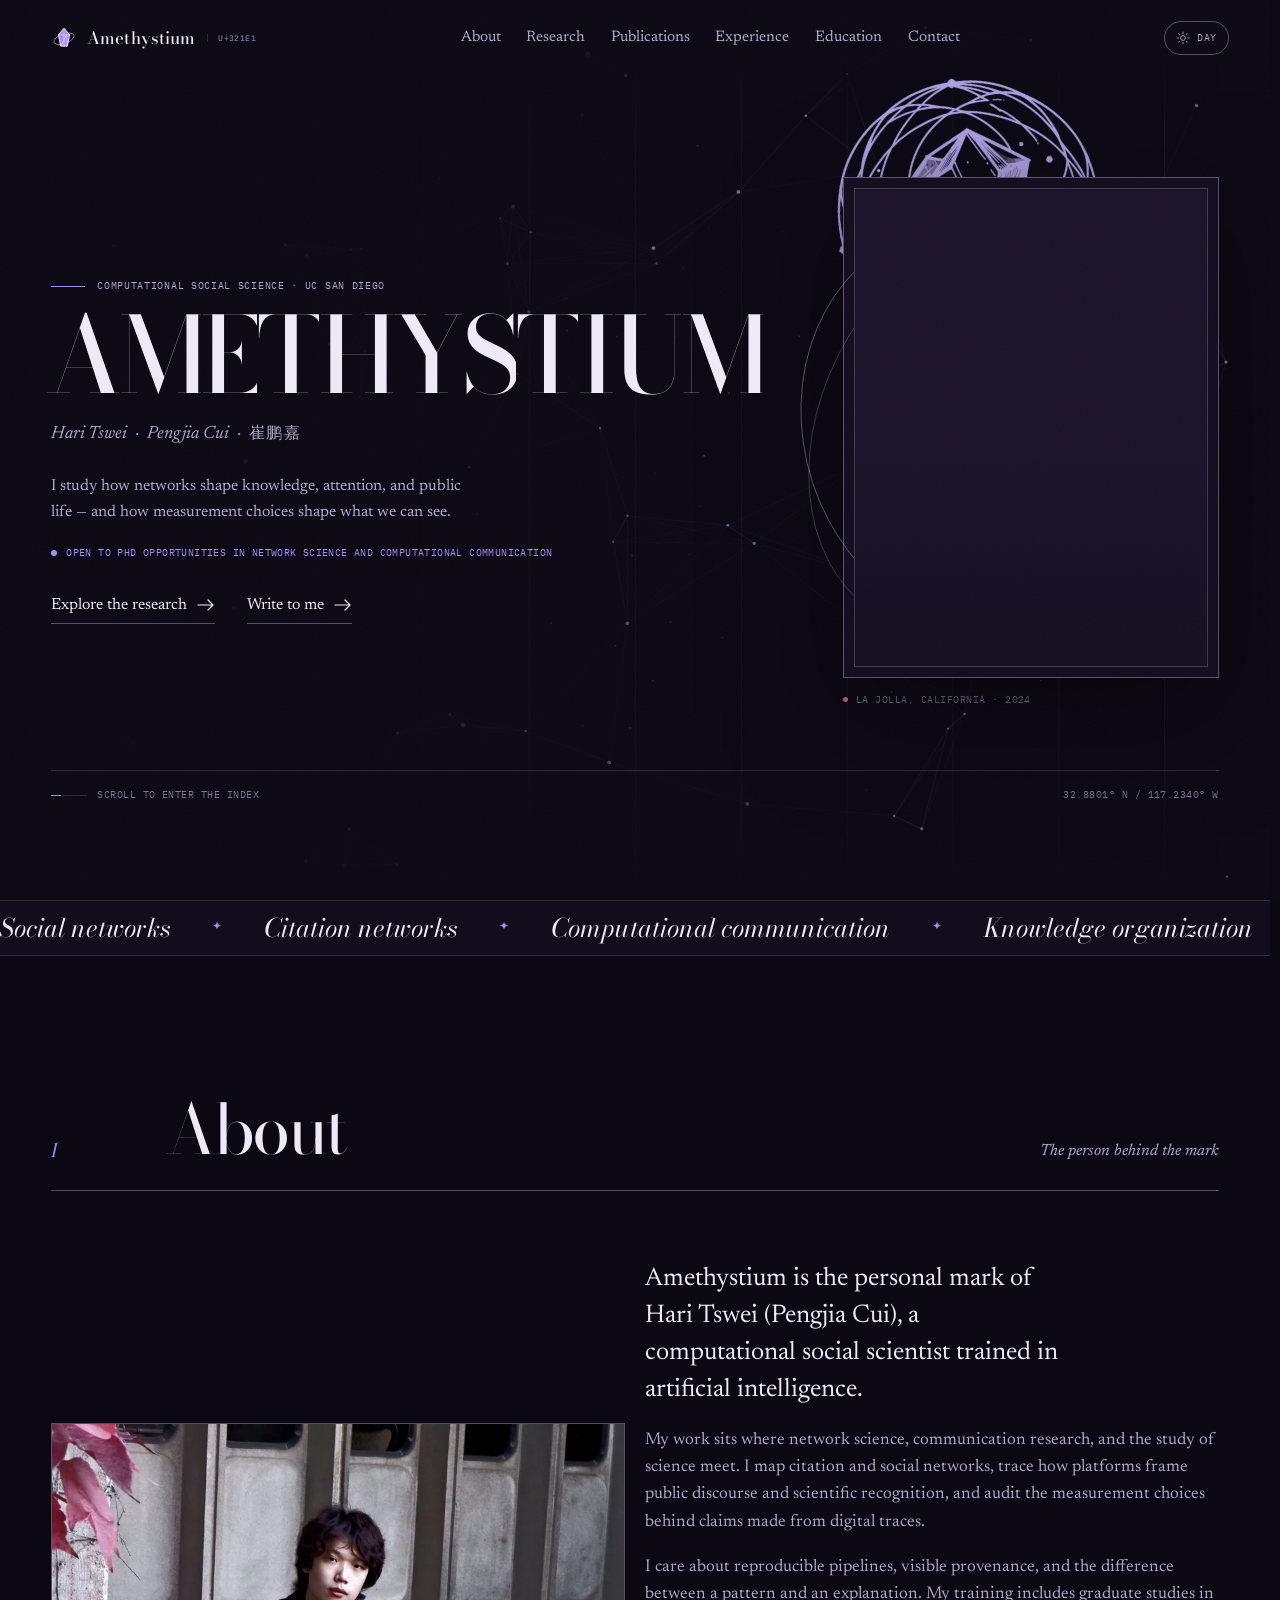
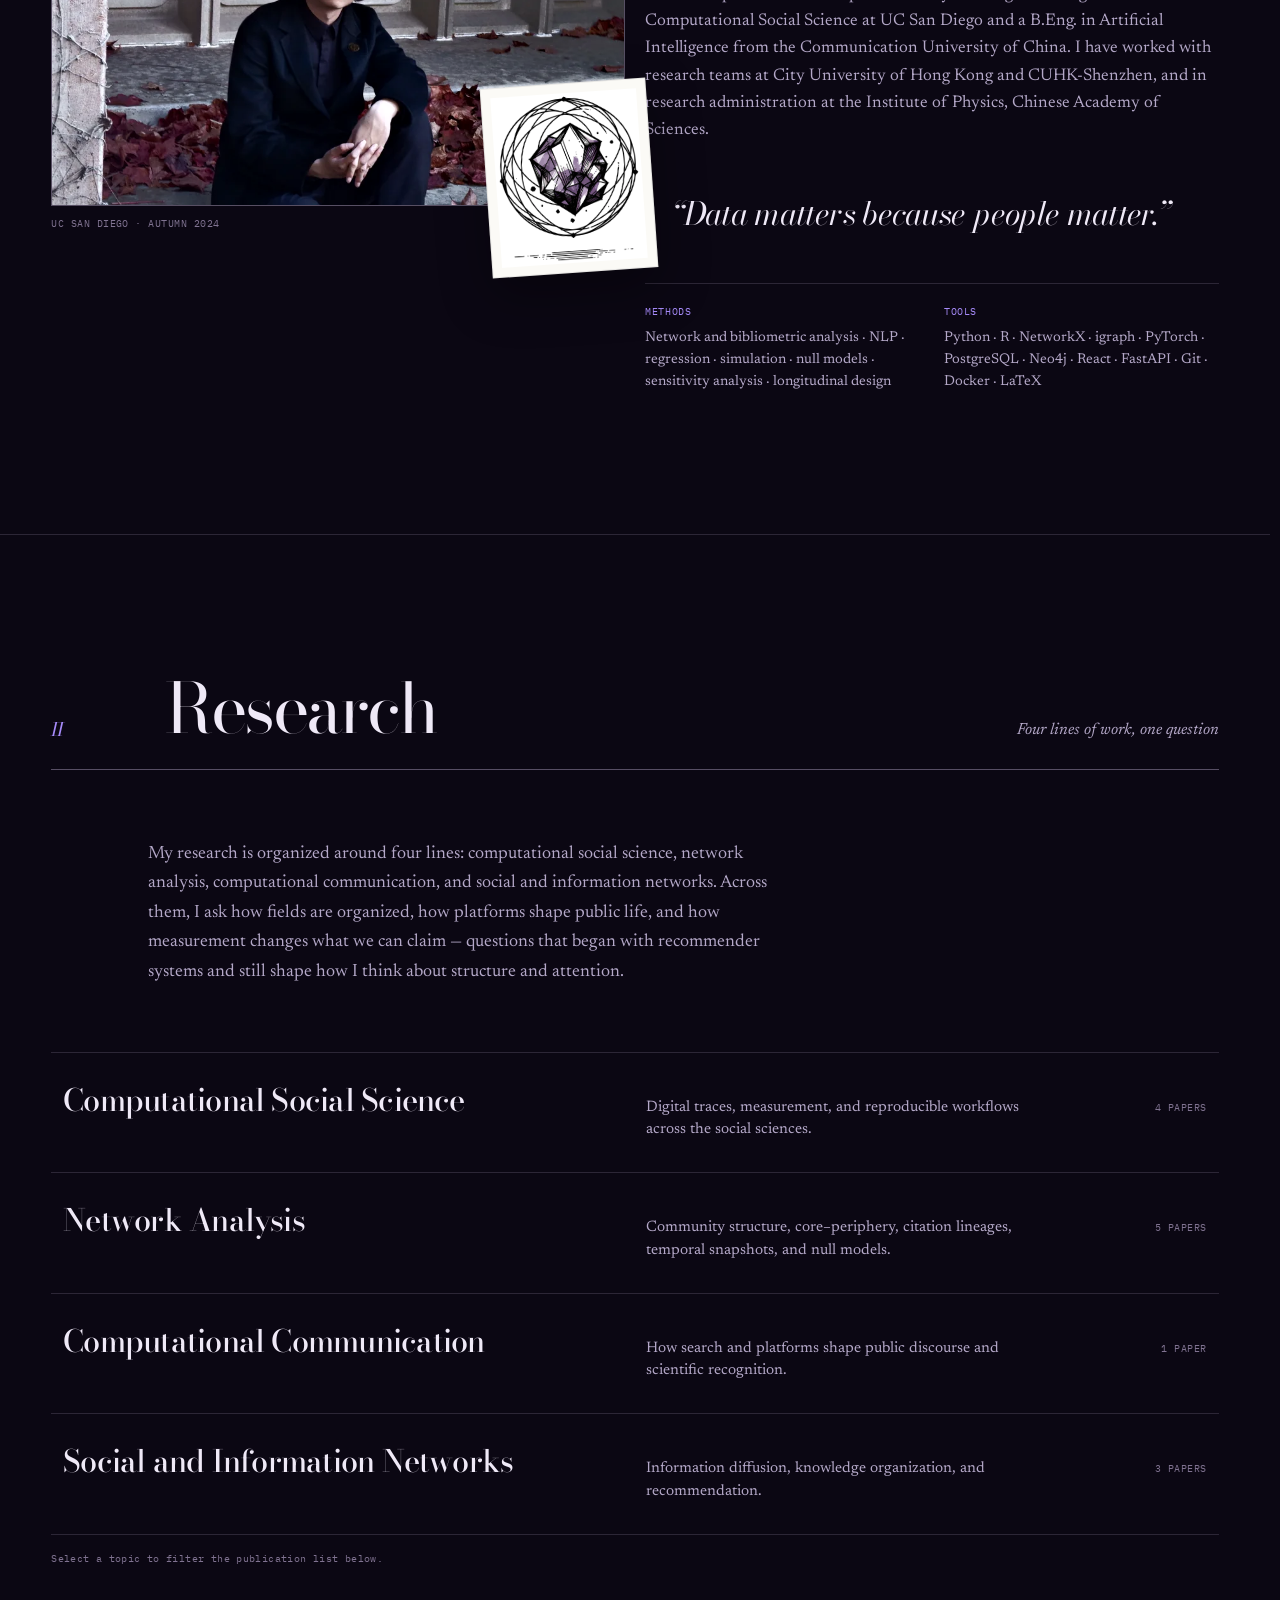
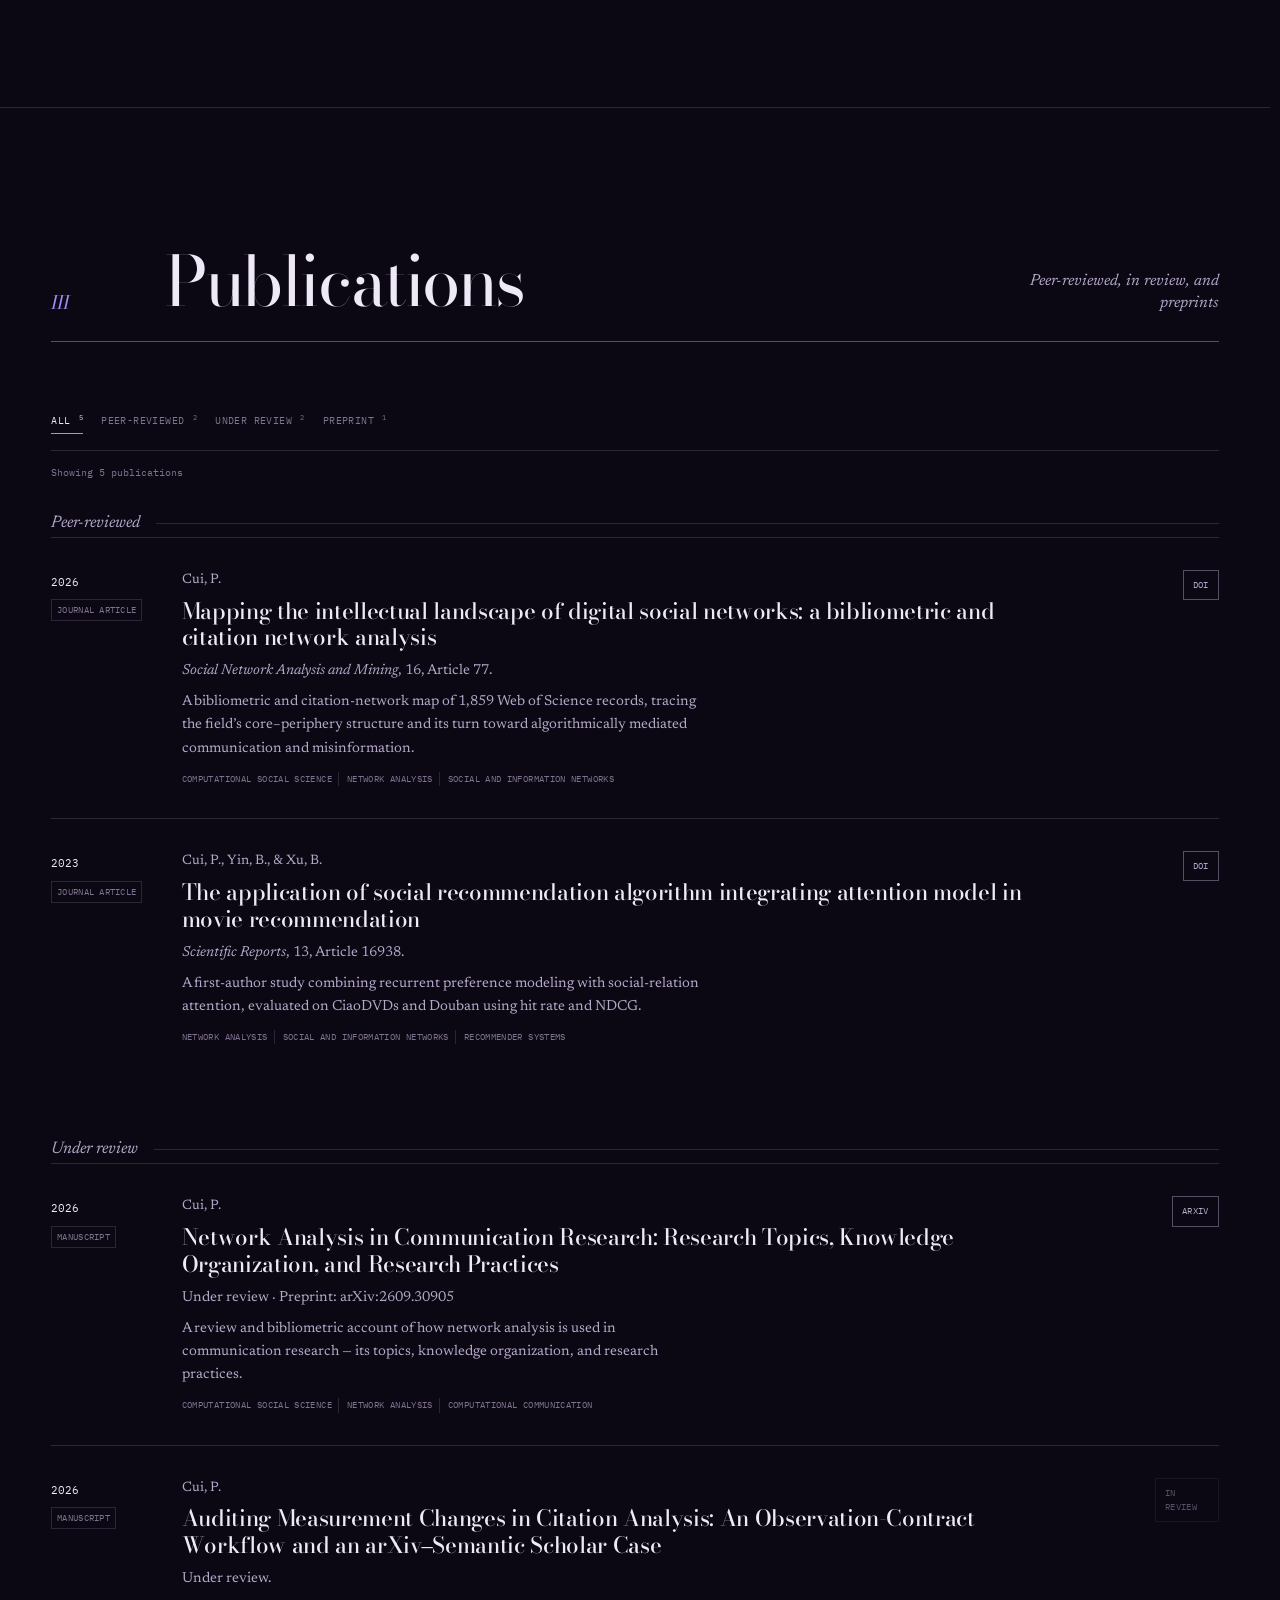
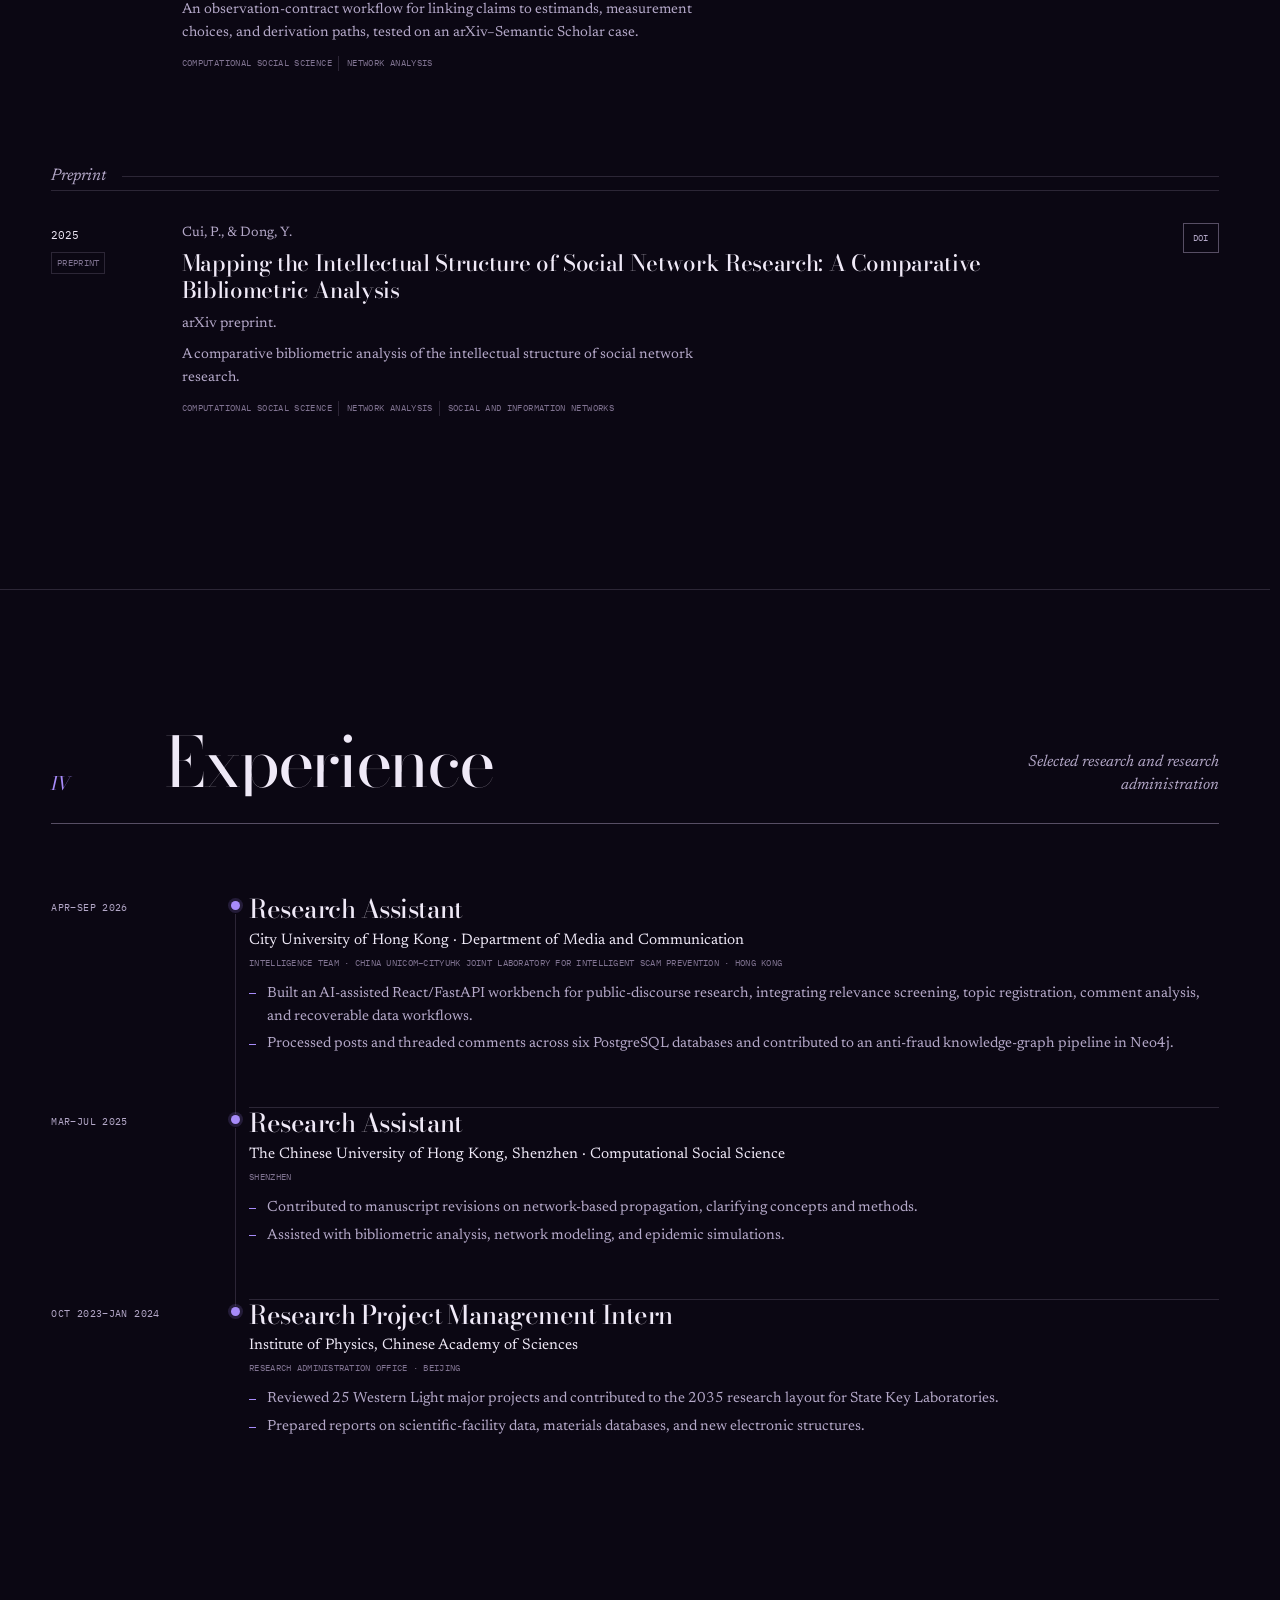
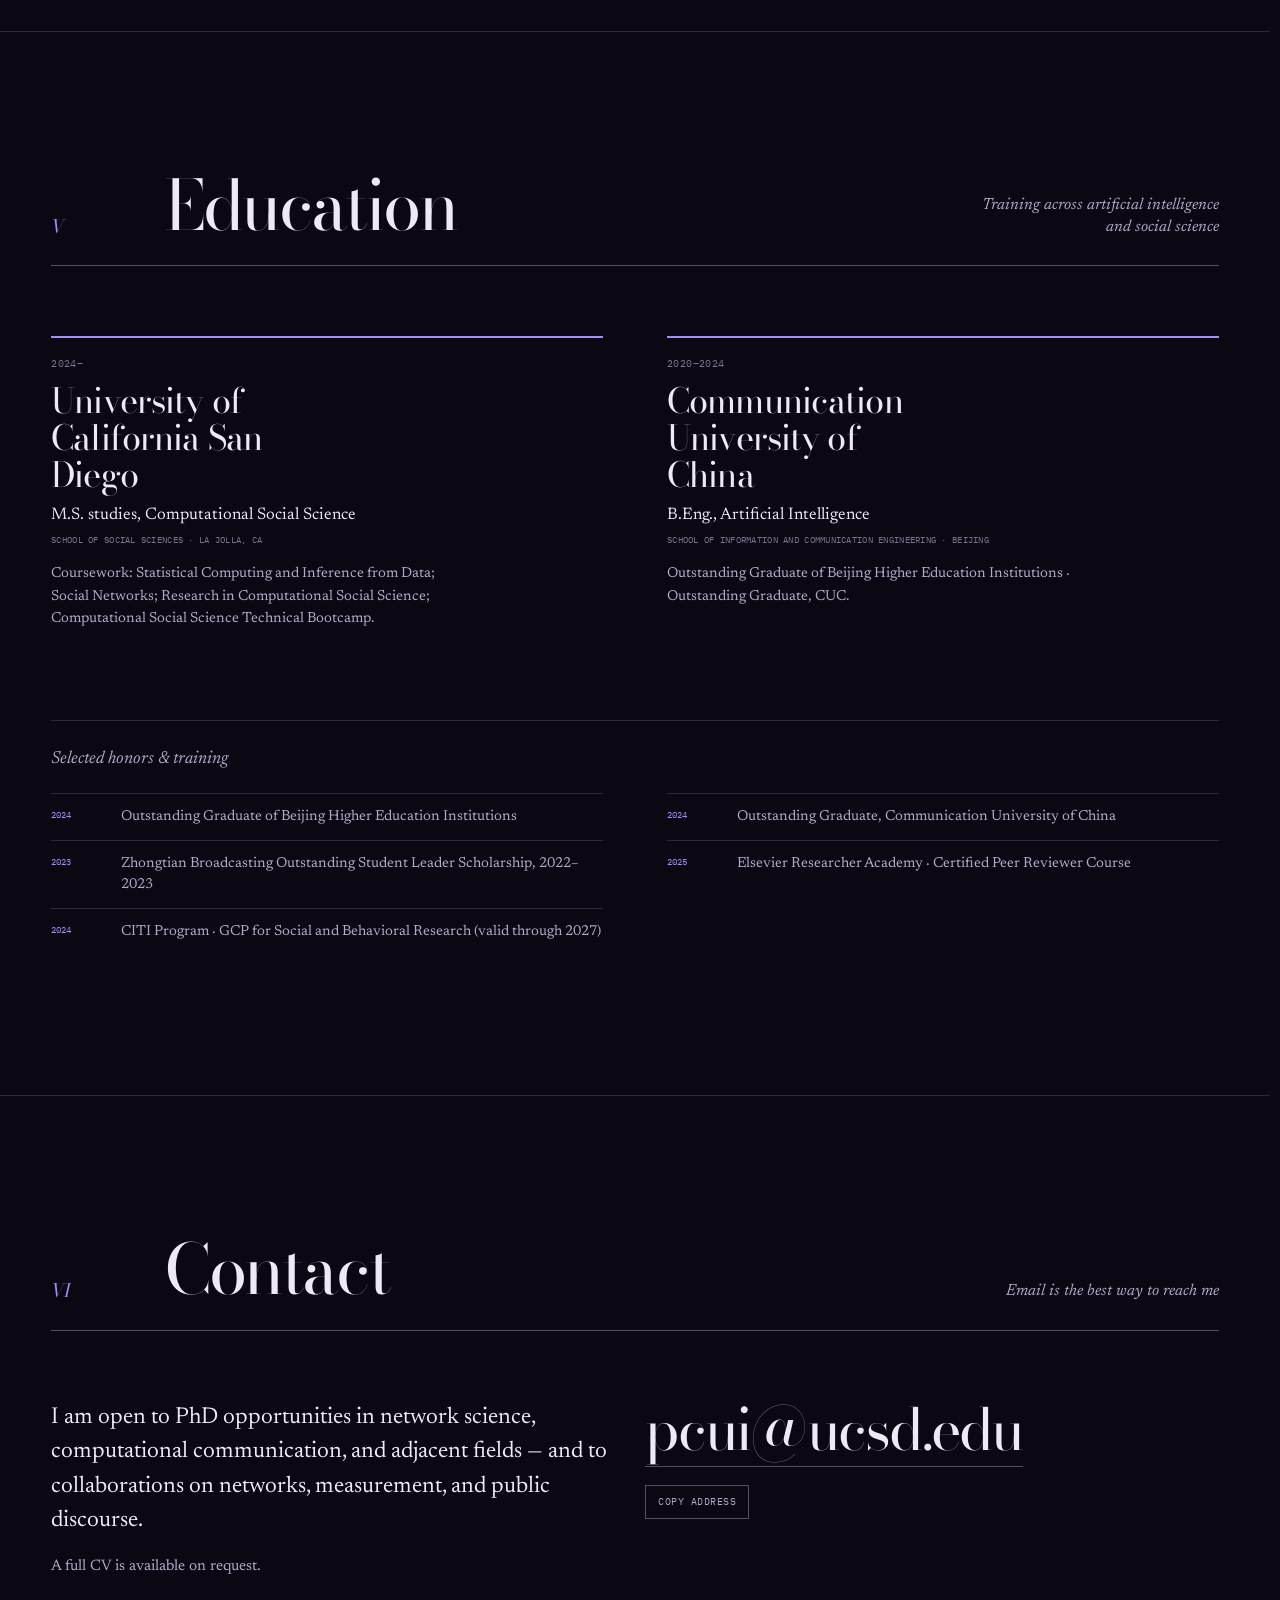
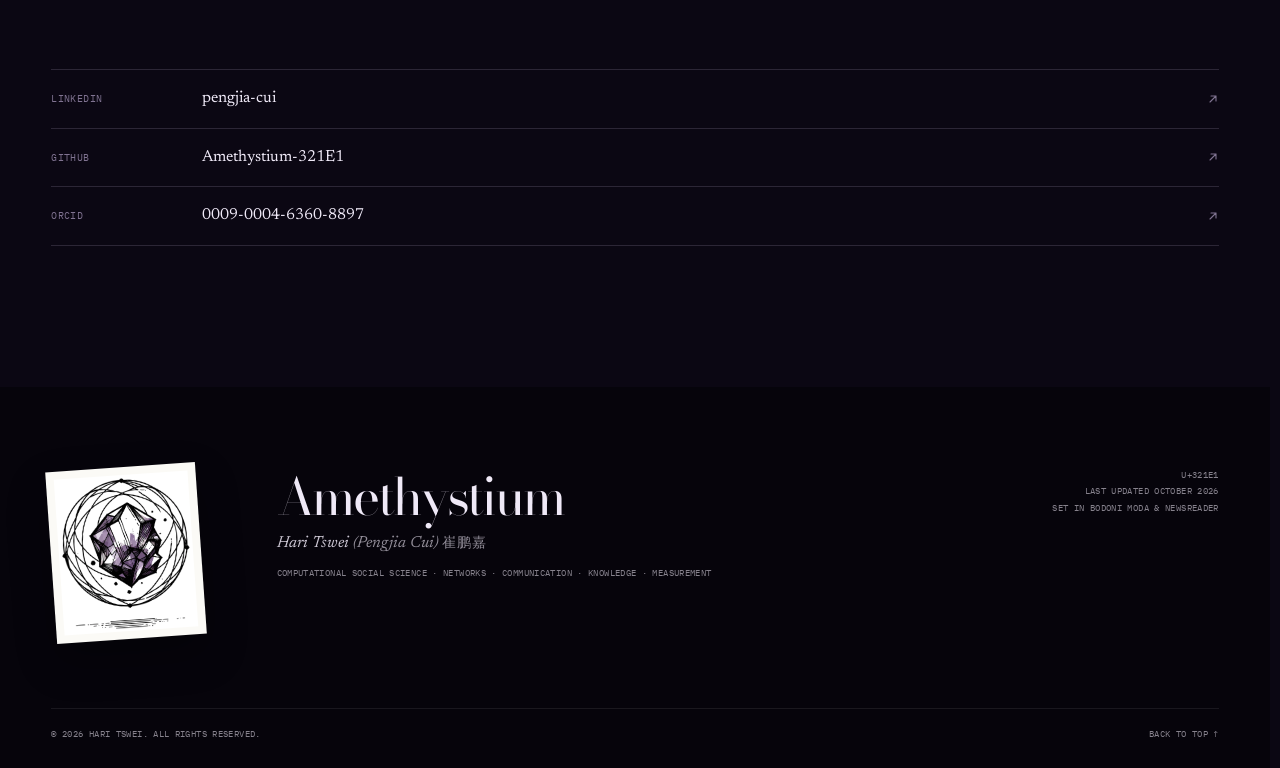
<file: index.html>
<!doctype html>
<html lang="en" data-theme="night">
<head>
  <meta charset="utf-8">
  <meta name="viewport" content="width=device-width, initial-scale=1">
  <title>Amethystium — Hari Tswei (Pengjia Cui)</title>
  <meta name="description" content="Amethystium is the personal site of Hari Tswei (Pengjia Cui), a computational social scientist working on networks, communication, knowledge, and measurement.">
  <meta name="author" content="Hari Tswei (Pengjia Cui)">
  <meta name="theme-color" content="#0b0713">
  <meta name="color-scheme" content="light dark">
  <link rel="canonical" href="https://amethystium-321e1.github.io/">
  <link rel="icon" href="/assets/img/favicon.svg" type="image/svg+xml">
  <link rel="preload" href="/assets/fonts/bodoni-normal.woff2" as="font" type="font/woff2" crossorigin>
  <link rel="preload" href="/assets/fonts/newsreader-normal.woff2" as="font" type="font/woff2" crossorigin>
  <link rel="stylesheet" href="/assets/css/site.css">

  <meta property="og:type" content="website">
  <meta property="og:title" content="Amethystium — Hari Tswei (Pengjia Cui)">
  <meta property="og:description" content="Computational social science · networks · communication · knowledge · measurement.">
  <meta property="og:url" content="https://amethystium-321e1.github.io/">
  <meta property="og:image" content="https://amethystium-321e1.github.io/assets/img/og-cover.jpg">
  <meta name="twitter:card" content="summary_large_image">
  <meta name="twitter:title" content="Amethystium — Hari Tswei">
  <meta name="twitter:description" content="Computational social science · networks · communication · knowledge · measurement.">
  <meta name="twitter:image" content="https://amethystium-321e1.github.io/assets/img/og-cover.jpg">

  <script>
    (() => {
      try {
        const stored = localStorage.getItem('amethystium-theme-v2');
        const theme = stored === 'day' ? 'day' : 'night';
        document.documentElement.dataset.theme = theme;
        const meta = document.querySelector('meta[name="theme-color"]');
        if (meta) meta.setAttribute('content', theme === 'night' ? '#0b0713' : '#f0eee7');
      } catch (_) {
        document.documentElement.dataset.theme = 'night';
      }
    })();
  </script>

  <script type="application/ld+json">
  {
    "@context": "https://schema.org",
    "@type": "Person",
    "name": "Hari Tswei",
    "alternateName": ["Pengjia Cui", "Amethystium", "崔鹏嘉"],
    "url": "https://amethystium-321e1.github.io/",
    "email": "mailto:pcui@ucsd.edu",
    "jobTitle": "Computational social scientist",
    "affiliation": {
      "@type": "CollegeOrUniversity",
      "name": "University of California San Diego"
    },
    "alumniOf": [
      {"@type": "CollegeOrUniversity", "name": "University of California San Diego"},
      {"@type": "CollegeOrUniversity", "name": "Communication University of China"}
    ],
    "sameAs": [
      "https://www.linkedin.com/in/pengjia-cui-7b4108322/",
      "https://github.com/Amethystium-321E1",
      "https://orcid.org/0009-0004-6360-8897"
    ],
    "knowsAbout": [
      "social networks",
      "citation networks",
      "computational communication",
      "bibliometrics",
      "knowledge organization",
      "measurement and reproducibility",
      "recommender systems"
    ]
  }
  </script>
</head>
<body>
  <a class="skip-link" href="#main">Skip to content</a>
  <div class="grain" aria-hidden="true"></div>
  <div class="cursor" aria-hidden="true">
    <span class="cursor__ring"></span>
    <span class="cursor__core"></span>
    <span class="cursor__label"></span>
  </div>

  <header class="site-header" id="top">
    <div class="wrap header__inner">
      <a class="brand" href="#top" aria-label="Amethystium — home">
        <svg class="brand__mark" viewBox="0 0 32 32" aria-hidden="true">
          <ellipse cx="16" cy="17" rx="13" ry="6" transform="rotate(-20 16 17)" fill="none" stroke="currentColor" stroke-width="1.1" opacity=".55"/>
          <path d="M16 4 L23 12 L20 26 L12 26 L9 12 Z" fill="var(--accent)" stroke="currentColor" stroke-width="1.2" stroke-linejoin="round"/>
          <path d="M16 4 L16 26 M9 12 L23 12 M12 26 L19 12 L20 26" fill="none" stroke="currentColor" stroke-width=".75" opacity=".8"/>
        </svg>
        <span class="brand__name">Amethystium</span>
        <span class="brand__code">U+321E1</span>
      </a>

      <nav class="site-nav" aria-label="Primary">
        <a href="#about">About</a>
        <a href="#research">Research</a>
        <a href="#publications">Publications</a>
        <a href="#experience">Experience</a>
        <a href="#education">Education</a>
        <a href="#contact">Contact</a>
      </nav>

      <div class="header__tools">
        <button class="theme-toggle" type="button" data-theme-toggle aria-label="Switch to day mode">
          <svg class="icon icon--sun" viewBox="0 0 20 20" aria-hidden="true">
            <circle cx="10" cy="10" r="3.4" fill="none" stroke="currentColor" stroke-width="1.3"/>
            <path d="M10 1.6v2.1M10 16.3v2.1M1.6 10h2.1M16.3 10h2.1M3.9 3.9l1.5 1.5M14.6 14.6l1.5 1.5M16.1 3.9l-1.5 1.5M5.4 14.6l-1.5 1.5" fill="none" stroke="currentColor" stroke-width="1.2" stroke-linecap="round"/>
          </svg>
          <svg class="icon icon--moon" viewBox="0 0 20 20" aria-hidden="true">
            <path d="M15.9 12.4A6.4 6.4 0 0 1 7.6 4.1 6.4 6.4 0 1 0 15.9 12.4Z" fill="none" stroke="currentColor" stroke-width="1.3" stroke-linejoin="round"/>
            <path d="M15.3 3.2l.4 1.2 1.2.4-1.2.4-.4 1.2-.4-1.2-1.2-.4 1.2-.4.4-1.2Z" fill="currentColor" opacity=".8"/>
          </svg>
          <span class="theme-toggle__text">Day</span>
        </button>
        <button class="menu-toggle" type="button" aria-haspopup="dialog" aria-controls="menu-dialog">
          <span>Menu</span>
          <svg viewBox="0 0 18 12" aria-hidden="true"><path d="M1 1h16M1 6h16M1 11h16" fill="none" stroke="currentColor" stroke-width="1.3" stroke-linecap="round"/></svg>
        </button>
      </div>
    </div>
    <div class="scroll-progress" aria-hidden="true"></div>
  </header>

  <dialog class="menu-dialog" id="menu-dialog" aria-label="Site menu">
    <div class="menu-dialog__top">
      <div class="brand brand--dialog">
        <svg class="brand__mark" viewBox="0 0 32 32" aria-hidden="true">
          <ellipse cx="16" cy="17" rx="13" ry="6" transform="rotate(-20 16 17)" fill="none" stroke="currentColor" stroke-width="1.1" opacity=".55"/>
          <path d="M16 4 L23 12 L20 26 L12 26 L9 12 Z" fill="var(--accent)" stroke="currentColor" stroke-width="1.2" stroke-linejoin="round"/>
          <path d="M16 4 L16 26 M9 12 L23 12 M12 26 L19 12 L20 26" fill="none" stroke="currentColor" stroke-width=".75" opacity=".8"/>
        </svg>
        <span class="brand__name">Amethystium</span>
      </div>
      <button class="menu-dialog__close" type="button" aria-label="Close menu">
        <span>Close</span>
        <svg viewBox="0 0 16 16" aria-hidden="true"><path d="M2 2l12 12M14 2L2 14" fill="none" stroke="currentColor" stroke-width="1.3" stroke-linecap="round"/></svg>
      </button>
    </div>
    <nav class="menu-dialog__nav" aria-label="Mobile primary">
      <a href="#about"><span>I</span> About</a>
      <a href="#research"><span>II</span> Research</a>
      <a href="#publications"><span>III</span> Publications</a>
      <a href="#experience"><span>IV</span> Experience</a>
      <a href="#education"><span>V</span> Education</a>
      <a href="#contact"><span>VI</span> Contact</a>
    </nav>
    <div class="menu-dialog__foot">
      <button class="theme-toggle theme-toggle--dialog" type="button" data-theme-toggle aria-label="Switch to day mode">
        <svg class="icon icon--sun" viewBox="0 0 20 20" aria-hidden="true">
          <circle cx="10" cy="10" r="3.4" fill="none" stroke="currentColor" stroke-width="1.3"/>
          <path d="M10 1.6v2.1M10 16.3v2.1M1.6 10h2.1M16.3 10h2.1M3.9 3.9l1.5 1.5M14.6 14.6l1.5 1.5M16.1 3.9l-1.5 1.5M5.4 14.6l-1.5 1.5" fill="none" stroke="currentColor" stroke-width="1.2" stroke-linecap="round"/>
        </svg>
        <svg class="icon icon--moon" viewBox="0 0 20 20" aria-hidden="true">
          <path d="M15.9 12.4A6.4 6.4 0 0 1 7.6 4.1 6.4 6.4 0 1 0 15.9 12.4Z" fill="none" stroke="currentColor" stroke-width="1.3" stroke-linejoin="round"/>
          <path d="M15.3 3.2l.4 1.2 1.2.4-1.2.4-.4 1.2-.4-1.2-1.2-.4 1.2-.4.4-1.2Z" fill="currentColor" opacity=".8"/>
        </svg>
        <span class="theme-toggle__text">Day</span>
      </button>
      <a href="mailto:pcui@ucsd.edu" class="menu-dialog__mail">pcui@ucsd.edu</a>
    </div>
  </dialog>

  <main id="main">
    <section class="hero" id="home" aria-labelledby="hero-title">
      <canvas class="hero__canvas" aria-hidden="true"></canvas>
      <div class="hero__grid" aria-hidden="true"></div>
      <div class="wrap hero__inner">
        <div class="hero__copy">
          <p class="hero__context">Computational social science · UC San Diego</p>
          <h1 class="hero__title" id="hero-title" aria-label="Amethystium">
            <span class="char-mask" style="--i:0"><span class="char" aria-hidden="true">A</span></span><span class="char-mask" style="--i:1"><span class="char" aria-hidden="true">M</span></span><span class="char-mask" style="--i:2"><span class="char" aria-hidden="true">E</span></span><span class="char-mask" style="--i:3"><span class="char" aria-hidden="true">T</span></span><span class="char-mask" style="--i:4"><span class="char" aria-hidden="true">H</span></span><span class="char-mask" style="--i:5"><span class="char" aria-hidden="true">Y</span></span><span class="char-mask" style="--i:6"><span class="char" aria-hidden="true">S</span></span><span class="char-mask" style="--i:7"><span class="char" aria-hidden="true">T</span></span><span class="char-mask" style="--i:8"><span class="char" aria-hidden="true">I</span></span><span class="char-mask" style="--i:9"><span class="char" aria-hidden="true">U</span></span><span class="char-mask" style="--i:10"><span class="char" aria-hidden="true">M</span></span>
          </h1>
          <p class="hero__names"><span>Hari Tswei</span><span class="hero__dot" aria-hidden="true">·</span><span class="hero__soft">Pengjia Cui</span><span class="hero__dot" aria-hidden="true">·</span><span class="cjk" lang="zh-Hans">崔鹏嘉</span></p>
          <p class="hero__statement">I study how networks shape knowledge, attention, and public life — and how measurement choices shape what we can see.</p>
          <p class="hero__status"><span class="status-dot" aria-hidden="true"></span>Open to PhD opportunities in network science and computational communication</p>
          <div class="hero__actions">
            <a class="link-cta" href="#research" data-cursor-label="Read">
              <span>Explore the research</span>
              <svg viewBox="0 0 18 12" aria-hidden="true"><path d="M1 6h15M11 1l5 5-5 5" fill="none" stroke="currentColor" stroke-width="1.2" stroke-linecap="round" stroke-linejoin="round"/></svg>
            </a>
            <a class="link-cta" href="mailto:pcui@ucsd.edu" data-cursor-label="Email">
              <span>Write to me</span>
              <svg viewBox="0 0 18 12" aria-hidden="true"><path d="M1 6h15M11 1l5 5-5 5" fill="none" stroke="currentColor" stroke-width="1.2" stroke-linecap="round" stroke-linejoin="round"/></svg>
            </a>
          </div>
        </div>

        <div class="hero__visual">
          <div class="hero__logo" aria-hidden="true"></div>
          <figure class="portrait" data-cursor-label="Look">
            <div class="portrait__frame">
              <svg class="portrait__orbit" viewBox="0 0 600 720" aria-hidden="true">
                <ellipse class="orbit orbit--one" cx="300" cy="360" rx="286" ry="330" transform="rotate(-18 300 360)" pathLength="1"/>
                <ellipse class="orbit orbit--two" cx="300" cy="360" rx="258" ry="344" transform="rotate(27 300 360)" pathLength="1"/>
                <g class="orbit__dot orbit__dot--one"><circle cx="300" cy="30" r="4.5"/></g>
                <g class="orbit__dot orbit__dot--two"><circle cx="558" cy="390" r="3"/></g>
              </svg>
              <div class="portrait__inner">
                <img class="portrait__img portrait__img--mono" src="/assets/img/portrait-1200.webp" srcset="/assets/img/portrait-800.webp 800w, /assets/img/portrait-1200.webp 1200w, /assets/img/portrait-1600.webp 1600w" sizes="(max-width: 900px) 78vw, 38vw" width="1200" height="1600" alt="Hari Tswei standing beside concrete columns at UC San Diego." fetchpriority="high" decoding="async">
                <img class="portrait__img portrait__img--color" src="/assets/img/portrait-1200.webp" alt="" aria-hidden="true" loading="lazy" decoding="async">
                <span class="portrait__vignette" aria-hidden="true"></span>
              </div>
            </div>
            <figcaption class="portrait__caption"><span class="portrait__dot" aria-hidden="true"></span>La Jolla, California · 2024</figcaption>
          </figure>
        </div>

        <div class="hero__foot">
          <span class="hero__scroll"><span class="scroll-line" aria-hidden="true"></span>Scroll to enter the index</span>
          <span class="hero__coordinates">32.8801° N / 117.2340° W</span>
        </div>
      </div>
    </section>

    <div class="ticker" aria-hidden="true">
      <div class="ticker__track">
        <div class="ticker__group">
          <span>Social networks</span><span class="ticker__star">✦</span>
          <span>Citation networks</span><span class="ticker__star">✦</span>
          <span>Computational communication</span><span class="ticker__star">✦</span>
          <span>Knowledge organization</span><span class="ticker__star">✦</span>
          <span>Measurement &amp; reproducibility</span><span class="ticker__star">✦</span>
          <span>Recommender systems</span><span class="ticker__star">✦</span>
          <span>Digital platforms</span><span class="ticker__star">✦</span>
          <span>Scientific recognition</span><span class="ticker__star">✦</span>
        </div>
        <div class="ticker__group">
          <span>Social networks</span><span class="ticker__star">✦</span>
          <span>Citation networks</span><span class="ticker__star">✦</span>
          <span>Computational communication</span><span class="ticker__star">✦</span>
          <span>Knowledge organization</span><span class="ticker__star">✦</span>
          <span>Measurement &amp; reproducibility</span><span class="ticker__star">✦</span>
          <span>Recommender systems</span><span class="ticker__star">✦</span>
          <span>Digital platforms</span><span class="ticker__star">✦</span>
          <span>Scientific recognition</span><span class="ticker__star">✦</span>
        </div>
      </div>
    </div>

    <section class="section about" id="about" aria-labelledby="about-title">
      <div class="wrap">
        <div class="section__head" data-reveal="head">
          <span class="section__index">I</span>
          <h2 class="section__title" id="about-title">About</h2>
          <p class="section__note">The person behind the mark</p>
        </div>

        <div class="about__grid">
          <div class="about__media" data-reveal="fade">
            <figure class="about__figure">
              <img src="/assets/img/leaves-1600.webp" srcset="/assets/img/leaves-900.webp 900w, /assets/img/leaves-1600.webp 1600w" sizes="(max-width: 900px) 100vw, 48vw" width="1600" height="1067" alt="Hari Tswei sitting among autumn leaves at UC San Diego." loading="lazy" decoding="async">
              <figcaption>UC San Diego · autumn 2024</figcaption>
            </figure>
            <div class="about__seal" aria-hidden="true">
              <img src="/assets/img/logo-print.webp" width="775" height="900" alt="" loading="lazy" decoding="async">
            </div>
          </div>

          <div class="about__copy">
            <p class="about__lede" data-reveal="fade">Amethystium is the personal mark of Hari Tswei (Pengjia Cui), a computational social scientist trained in artificial intelligence.</p>
            <p data-reveal="fade" style="--delay:60ms">My work sits where network science, communication research, and the study of science meet. I map citation and social networks, trace how platforms frame public discourse and scientific recognition, and audit the measurement choices behind claims made from digital traces.</p>
            <p data-reveal="fade" style="--delay:110ms">I care about reproducible pipelines, visible provenance, and the difference between a pattern and an explanation. My training includes graduate studies in Computational Social Science at UC San Diego and a B.Eng. in Artificial Intelligence from the Communication University of China. I have worked with research teams at City University of Hong Kong and CUHK-Shenzhen, and in research administration at the Institute of Physics, Chinese Academy of Sciences.</p>

            <blockquote class="pullquote" data-reveal="fade" style="--delay:160ms">
              <p>“Data matters because people matter.”</p>
            </blockquote>

            <div class="toolkit" data-reveal="fade" style="--delay:200ms">
              <div class="toolkit__group">
                <h3 class="meta-label">Methods</h3>
                <p>Network and bibliometric analysis · NLP · regression · simulation · null models · sensitivity analysis · longitudinal design</p>
              </div>
              <div class="toolkit__group">
                <h3 class="meta-label">Tools</h3>
                <p>Python · R · NetworkX · igraph · PyTorch · PostgreSQL · Neo4j · React · FastAPI · Git · Docker · LaTeX</p>
              </div>
            </div>
          </div>
        </div>
      </div>
    </section>

    <section class="section research" id="research" aria-labelledby="research-title">
      <div class="wrap">
        <div class="section__head" data-reveal="head">
          <span class="section__index">II</span>
          <h2 class="section__title" id="research-title">Research</h2>
          <p class="section__note">Four lines of work, one question</p>
        </div>

        <p class="research__intro" data-reveal="fade">My research is organized around four lines: computational social science, network analysis, computational communication, and social and information networks. Across them, I ask how fields are organized, how platforms shape public life, and how measurement changes what we can claim — questions that began with recommender systems and still shape how I think about structure and attention.</p>

        <div class="research__list">
          <button class="research__item" type="button" data-topic="css" data-cursor-label="Filter">
            <span class="research__term">Computational Social Science</span>
            <span class="research__desc">Digital traces, measurement, and reproducible workflows across the social sciences.</span>
            <span class="research__count">4 papers</span>
          </button>
          <button class="research__item" type="button" data-topic="networks" data-cursor-label="Filter">
            <span class="research__term">Network Analysis</span>
            <span class="research__desc">Community structure, core–periphery, citation lineages, temporal snapshots, and null models.</span>
            <span class="research__count">5 papers</span>
          </button>
          <button class="research__item" type="button" data-topic="communication" data-cursor-label="Filter">
            <span class="research__term">Computational Communication</span>
            <span class="research__desc">How search and platforms shape public discourse and scientific recognition.</span>
            <span class="research__count">1 paper</span>
          </button>
          <button class="research__item" type="button" data-topic="info-networks" data-cursor-label="Filter">
            <span class="research__term">Social and Information Networks</span>
            <span class="research__desc">Information diffusion, knowledge organization, and recommendation.</span>
            <span class="research__count">3 papers</span>
          </button>
        </div>
        <p class="research__hint">Select a topic to filter the publication list below.</p>
      </div>
    </section>

    <section class="section publications" id="publications" aria-labelledby="publications-title">
      <div class="wrap">
        <div class="section__head" data-reveal="head">
          <span class="section__index">III</span>
          <h2 class="section__title" id="publications-title">Publications</h2>
          <p class="section__note">Peer-reviewed, in review, and preprints</p>
        </div>

        <div class="pub__filters" role="group" aria-label="Filter publications">
          <button class="filter is-active" type="button" data-filter="all" aria-pressed="true">All <sup>5</sup></button>
          <button class="filter" type="button" data-filter="peer" aria-pressed="false">Peer-reviewed <sup>2</sup></button>
          <button class="filter" type="button" data-filter="review" aria-pressed="false">Under review <sup>2</sup></button>
          <button class="filter" type="button" data-filter="preprint" aria-pressed="false">Preprint <sup>1</sup></button>
          <button class="filter filter--topic" type="button" hidden></button>
        </div>
        <p class="pub__count" aria-live="polite">Showing 5 publications</p>

        <div class="pub__groups">
          <section class="pub-group" data-group="peer">
            <h3 class="pub-group__title"><span>Peer-reviewed</span></h3>
            <ul class="pub-list">
              <li class="pub" data-status="peer" data-topics="css networks info-networks" data-reveal="row">
                <div class="pub__meta">
                  <span class="pub__year">2026</span>
                  <span class="pub__badge">Journal article</span>
                </div>
                <div class="pub__body">
                  <p class="pub__authors">Cui, P.</p>
                  <h4 class="pub__title"><a href="https://doi.org/10.1007/s13278-026-01617-0" target="_blank" rel="noopener noreferrer" data-cursor-label="Read">Mapping the intellectual landscape of digital social networks: a bibliometric and citation network analysis<span class="sr-only"> (opens in a new tab)</span></a></h4>
                  <p class="pub__venue"><em>Social Network Analysis and Mining</em>, 16, Article 77.</p>
                  <p class="pub__summary">A bibliometric and citation-network map of 1,859 Web of Science records, tracing the field’s core–periphery structure and its turn toward algorithmically mediated communication and misinformation.</p>
                  <p class="pub__topics"><span>Computational Social Science</span><span>Network Analysis</span><span>Social and Information Networks</span></p>
                </div>
                <a class="pub__doi" href="https://doi.org/10.1007/s13278-026-01617-0" target="_blank" rel="noopener noreferrer" aria-label="Open DOI for Mapping the intellectual landscape of digital social networks in a new tab">DOI</a>
              </li>

              <li class="pub" data-status="peer" data-topics="networks info-networks" data-reveal="row">
                <div class="pub__meta">
                  <span class="pub__year">2023</span>
                  <span class="pub__badge">Journal article</span>
                </div>
                <div class="pub__body">
                  <p class="pub__authors">Cui, P., Yin, B., &amp; Xu, B.</p>
                  <h4 class="pub__title"><a href="https://doi.org/10.1038/s41598-023-43511-1" target="_blank" rel="noopener noreferrer" data-cursor-label="Read">The application of social recommendation algorithm integrating attention model in movie recommendation<span class="sr-only"> (opens in a new tab)</span></a></h4>
                  <p class="pub__venue"><em>Scientific Reports</em>, 13, Article 16938.</p>
                  <p class="pub__summary">A first-author study combining recurrent preference modeling with social-relation attention, evaluated on CiaoDVDs and Douban using hit rate and NDCG.</p>
                  <p class="pub__topics"><span>Network Analysis</span><span>Social and Information Networks</span><span>Recommender Systems</span></p>
                </div>
                <a class="pub__doi" href="https://doi.org/10.1038/s41598-023-43511-1" target="_blank" rel="noopener noreferrer" aria-label="Open DOI for The application of social recommendation algorithm integrating attention model in movie recommendation in a new tab">DOI</a>
              </li>
            </ul>
          </section>

          <section class="pub-group" data-group="review">
            <h3 class="pub-group__title"><span>Under review</span></h3>
            <ul class="pub-list">
              <li class="pub" data-status="review" data-topics="css networks communication" data-reveal="row">
                <div class="pub__meta">
                  <span class="pub__year">2026</span>
                  <span class="pub__badge">Manuscript</span>
                </div>
                <div class="pub__body">
                  <p class="pub__authors">Cui, P.</p>
                  <h4 class="pub__title">Network Analysis in Communication Research: Research Topics, Knowledge Organization, and Research Practices</h4>
                  <p class="pub__venue">Under review · Preprint: arXiv:2609.30905</p>
                  <p class="pub__summary">A review and bibliometric account of how network analysis is used in communication research — its topics, knowledge organization, and research practices.</p>
                  <p class="pub__topics"><span>Computational Social Science</span><span>Network Analysis</span><span>Computational Communication</span></p>
                </div>
                <a class="pub__doi" href="https://arxiv.org/abs/2609.30905" target="_blank" rel="noopener noreferrer" aria-label="Open arXiv preprint 2609.30905 in a new tab">arXiv</a>
              </li>

              <li class="pub" data-status="review" data-topics="css networks" data-reveal="row">
                <div class="pub__meta">
                  <span class="pub__year">2026</span>
                  <span class="pub__badge">Manuscript</span>
                </div>
                <div class="pub__body">
                  <p class="pub__authors">Cui, P.</p>
                  <h4 class="pub__title">Auditing Measurement Changes in Citation Analysis: An Observation-Contract Workflow and an arXiv–Semantic Scholar Case</h4>
                  <p class="pub__venue">Under review.</p>
                  <p class="pub__summary">An observation-contract workflow for linking claims to estimands, measurement choices, and derivation paths, tested on an arXiv–Semantic Scholar case.</p>
                  <p class="pub__topics"><span>Computational Social Science</span><span>Network Analysis</span></p>
                </div>
                <span class="pub__doi pub__doi--muted" aria-hidden="true">In review</span>
              </li>
            </ul>
          </section>

          <section class="pub-group" data-group="preprint">
            <h3 class="pub-group__title"><span>Preprint</span></h3>
            <ul class="pub-list">
              <li class="pub" data-status="preprint" data-topics="css networks info-networks" data-reveal="row">
                <div class="pub__meta">
                  <span class="pub__year">2025</span>
                  <span class="pub__badge">Preprint</span>
                </div>
                <div class="pub__body">
                  <p class="pub__authors">Cui, P., &amp; Dong, Y.</p>
                  <h4 class="pub__title"><a href="https://doi.org/10.48550/arXiv.2502.07412" target="_blank" rel="noopener noreferrer" data-cursor-label="Read">Mapping the Intellectual Structure of Social Network Research: A Comparative Bibliometric Analysis<span class="sr-only"> (opens in a new tab)</span></a></h4>
                  <p class="pub__venue">arXiv preprint.</p>
                  <p class="pub__summary">A comparative bibliometric analysis of the intellectual structure of social network research.</p>
                  <p class="pub__topics"><span>Computational Social Science</span><span>Network Analysis</span><span>Social and Information Networks</span></p>
                </div>
                <a class="pub__doi" href="https://doi.org/10.48550/arXiv.2502.07412" target="_blank" rel="noopener noreferrer" aria-label="Open DOI for Mapping the Intellectual Structure of Social Network Research in a new tab">DOI</a>
              </li>
            </ul>
          </section>
        </div>
        <p class="pub__empty" hidden>No publications match this filter.</p>
      </div>
    </section>

    <section class="section experience" id="experience" aria-labelledby="experience-title">
      <div class="wrap">
        <div class="section__head" data-reveal="head">
          <span class="section__index">IV</span>
          <h2 class="section__title" id="experience-title">Experience</h2>
          <p class="section__note">Selected research and research administration</p>
        </div>

        <ol class="timeline">
          <li class="timeline__item" data-reveal="row">
            <p class="timeline__date">Apr–Sep 2026</p>
            <span class="timeline__marker" aria-hidden="true"></span>
            <div class="timeline__body">
              <h3 class="timeline__role">Research Assistant</h3>
              <p class="timeline__org">City University of Hong Kong · Department of Media and Communication</p>
              <p class="timeline__note">Intelligence Team · China Unicom–CityUHK Joint Laboratory for Intelligent Scam Prevention · Hong Kong</p>
              <ul class="timeline__points">
                <li>Built an AI-assisted React/FastAPI workbench for public-discourse research, integrating relevance screening, topic registration, comment analysis, and recoverable data workflows.</li>
                <li>Processed posts and threaded comments across six PostgreSQL databases and contributed to an anti-fraud knowledge-graph pipeline in Neo4j.</li>
              </ul>
            </div>
          </li>

          <li class="timeline__item" data-reveal="row">
            <p class="timeline__date">Mar–Jul 2025</p>
            <span class="timeline__marker" aria-hidden="true"></span>
            <div class="timeline__body">
              <h3 class="timeline__role">Research Assistant</h3>
              <p class="timeline__org">The Chinese University of Hong Kong, Shenzhen · Computational Social Science</p>
              <p class="timeline__note">Shenzhen</p>
              <ul class="timeline__points">
                <li>Contributed to manuscript revisions on network-based propagation, clarifying concepts and methods.</li>
                <li>Assisted with bibliometric analysis, network modeling, and epidemic simulations.</li>
              </ul>
            </div>
          </li>

          <li class="timeline__item" data-reveal="row">
            <p class="timeline__date">Oct 2023–Jan 2024</p>
            <span class="timeline__marker" aria-hidden="true"></span>
            <div class="timeline__body">
              <h3 class="timeline__role">Research Project Management Intern</h3>
              <p class="timeline__org">Institute of Physics, Chinese Academy of Sciences</p>
              <p class="timeline__note">Research administration office · Beijing</p>
              <ul class="timeline__points">
                <li>Reviewed 25 Western Light major projects and contributed to the 2035 research layout for State Key Laboratories.</li>
                <li>Prepared reports on scientific-facility data, materials databases, and new electronic structures.</li>
              </ul>
            </div>
          </li>
        </ol>
      </div>
    </section>

    <section class="section education" id="education" aria-labelledby="education-title">
      <div class="wrap">
        <div class="section__head" data-reveal="head">
          <span class="section__index">V</span>
          <h2 class="section__title" id="education-title">Education</h2>
          <p class="section__note">Training across artificial intelligence and social science</p>
        </div>

        <div class="edu__grid">
          <article class="edu" data-reveal="fade">
            <p class="edu__date">2024–</p>
            <h3 class="edu__school">University of California San Diego</h3>
            <p class="edu__degree">M.S. studies, Computational Social Science</p>
            <p class="edu__detail">School of Social Sciences · La Jolla, CA</p>
            <p class="edu__course">Coursework: Statistical Computing and Inference from Data; Social Networks; Research in Computational Social Science; Computational Social Science Technical Bootcamp.</p>
          </article>

          <article class="edu" data-reveal="fade" style="--delay:80ms">
            <p class="edu__date">2020–2024</p>
            <h3 class="edu__school">Communication University of China</h3>
            <p class="edu__degree">B.Eng., Artificial Intelligence</p>
            <p class="edu__detail">School of Information and Communication Engineering · Beijing</p>
            <p class="edu__course">Outstanding Graduate of Beijing Higher Education Institutions · Outstanding Graduate, CUC.</p>
          </article>
        </div>

        <div class="honors" data-reveal="fade">
          <h3 class="honors__title">Selected honors &amp; training</h3>
          <ul class="honors__list">
            <li><span class="honor__year">2024</span><span>Outstanding Graduate of Beijing Higher Education Institutions</span></li>
            <li><span class="honor__year">2024</span><span>Outstanding Graduate, Communication University of China</span></li>
            <li><span class="honor__year">2023</span><span>Zhongtian Broadcasting Outstanding Student Leader Scholarship, 2022–2023</span></li>
            <li><span class="honor__year">2025</span><span>Elsevier Researcher Academy · Certified Peer Reviewer Course</span></li>
            <li><span class="honor__year">2024</span><span>CITI Program · GCP for Social and Behavioral Research (valid through 2027)</span></li>
          </ul>
        </div>
      </div>
    </section>

    <section class="section contact" id="contact" aria-labelledby="contact-title">
      <div class="wrap">
        <div class="section__head" data-reveal="head">
          <span class="section__index">VI</span>
          <h2 class="section__title" id="contact-title">Contact</h2>
          <p class="section__note">Email is the best way to reach me</p>
        </div>

        <div class="contact__grid">
          <div class="contact__copy" data-reveal="fade">
            <p class="contact__lede">I am open to PhD opportunities in network science, computational communication, and adjacent fields — and to collaborations on networks, measurement, and public discourse.</p>
            <p>A full CV is available on request.</p>
          </div>

          <div class="contact__email" data-reveal="fade" style="--delay:80ms">
            <a class="email-link" href="mailto:pcui@ucsd.edu" data-cursor-label="Email">pcui@ucsd.edu</a>
            <button class="copy-button" type="button" data-copy="pcui@ucsd.edu" data-cursor-label="Copy">Copy address</button>
            <span class="copy-feedback" aria-live="polite"></span>
          </div>
        </div>

        <ul class="contact__links" data-reveal="fade" style="--delay:140ms">
          <li>
            <span class="contact__label">LinkedIn</span>
            <a href="https://www.linkedin.com/in/pengjia-cui-7b4108322/" target="_blank" rel="noopener noreferrer" aria-label="LinkedIn profile (opens in a new tab)">pengjia-cui</a>
            <svg class="external" viewBox="0 0 12 12" aria-hidden="true"><path d="M3 9L9 3M4 3h5v5" fill="none" stroke="currentColor" stroke-width="1.1" stroke-linecap="round" stroke-linejoin="round"/></svg>
          </li>
          <li>
            <span class="contact__label">GitHub</span>
            <a href="https://github.com/Amethystium-321E1" target="_blank" rel="noopener noreferrer" aria-label="GitHub profile (opens in a new tab)">Amethystium-321E1</a>
            <svg class="external" viewBox="0 0 12 12" aria-hidden="true"><path d="M3 9L9 3M4 3h5v5" fill="none" stroke="currentColor" stroke-width="1.1" stroke-linecap="round" stroke-linejoin="round"/></svg>
          </li>
          <li>
            <span class="contact__label">ORCID</span>
            <a href="https://orcid.org/0009-0004-6360-8897" target="_blank" rel="noopener noreferrer" aria-label="ORCID record (opens in a new tab)">0009-0004-6360-8897</a>
            <svg class="external" viewBox="0 0 12 12" aria-hidden="true"><path d="M3 9L9 3M4 3h5v5" fill="none" stroke="currentColor" stroke-width="1.1" stroke-linecap="round" stroke-linejoin="round"/></svg>
          </li>
        </ul>
      </div>
    </section>
  </main>

  <footer class="site-footer">
    <div class="wrap">
      <div class="footer__grid">
        <div class="footer__seal" aria-hidden="true">
          <img src="/assets/img/logo-print.webp" width="775" height="900" alt="" loading="lazy" decoding="async">
        </div>
        <div class="footer__identity">
          <p class="footer__wordmark">Amethystium</p>
          <p class="footer__name">Hari Tswei <span>(Pengjia Cui)</span> <span class="cjk" lang="zh-Hans">崔鹏嘉</span></p>
          <p class="footer__line">Computational social science · networks · communication · knowledge · measurement</p>
        </div>
        <div class="footer__meta">
          <p>U+321E1</p>
          <p>Last updated October 2026</p>
          <p>Set in Bodoni Moda &amp; Newsreader</p>
        </div>
      </div>
      <div class="footer__bottom">
        <p>© 2026 Hari Tswei. All rights reserved.</p>
        <a class="footer__top-link" href="#top">Back to top <span aria-hidden="true">↑</span></a>
      </div>
    </div>
  </footer>

  <script src="/assets/js/site.js" defer></script>
</body>
</html>
</file>
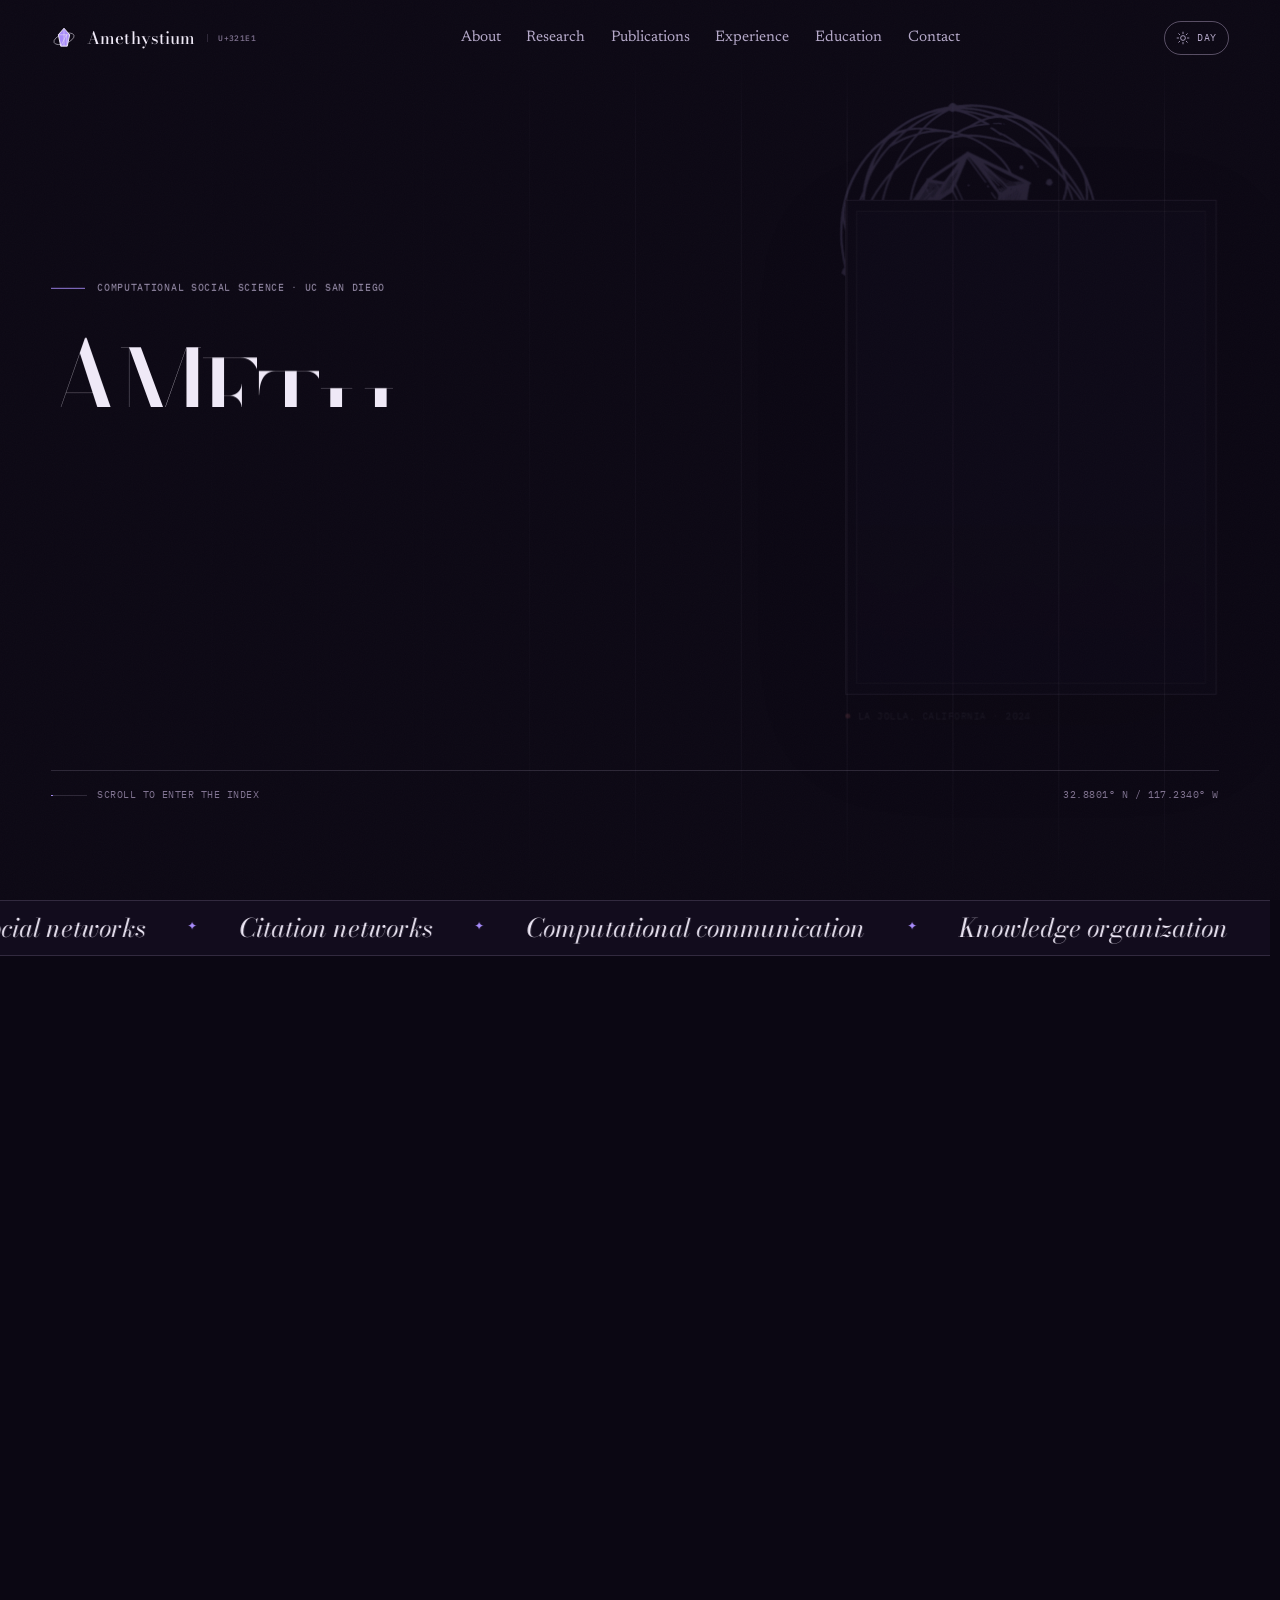
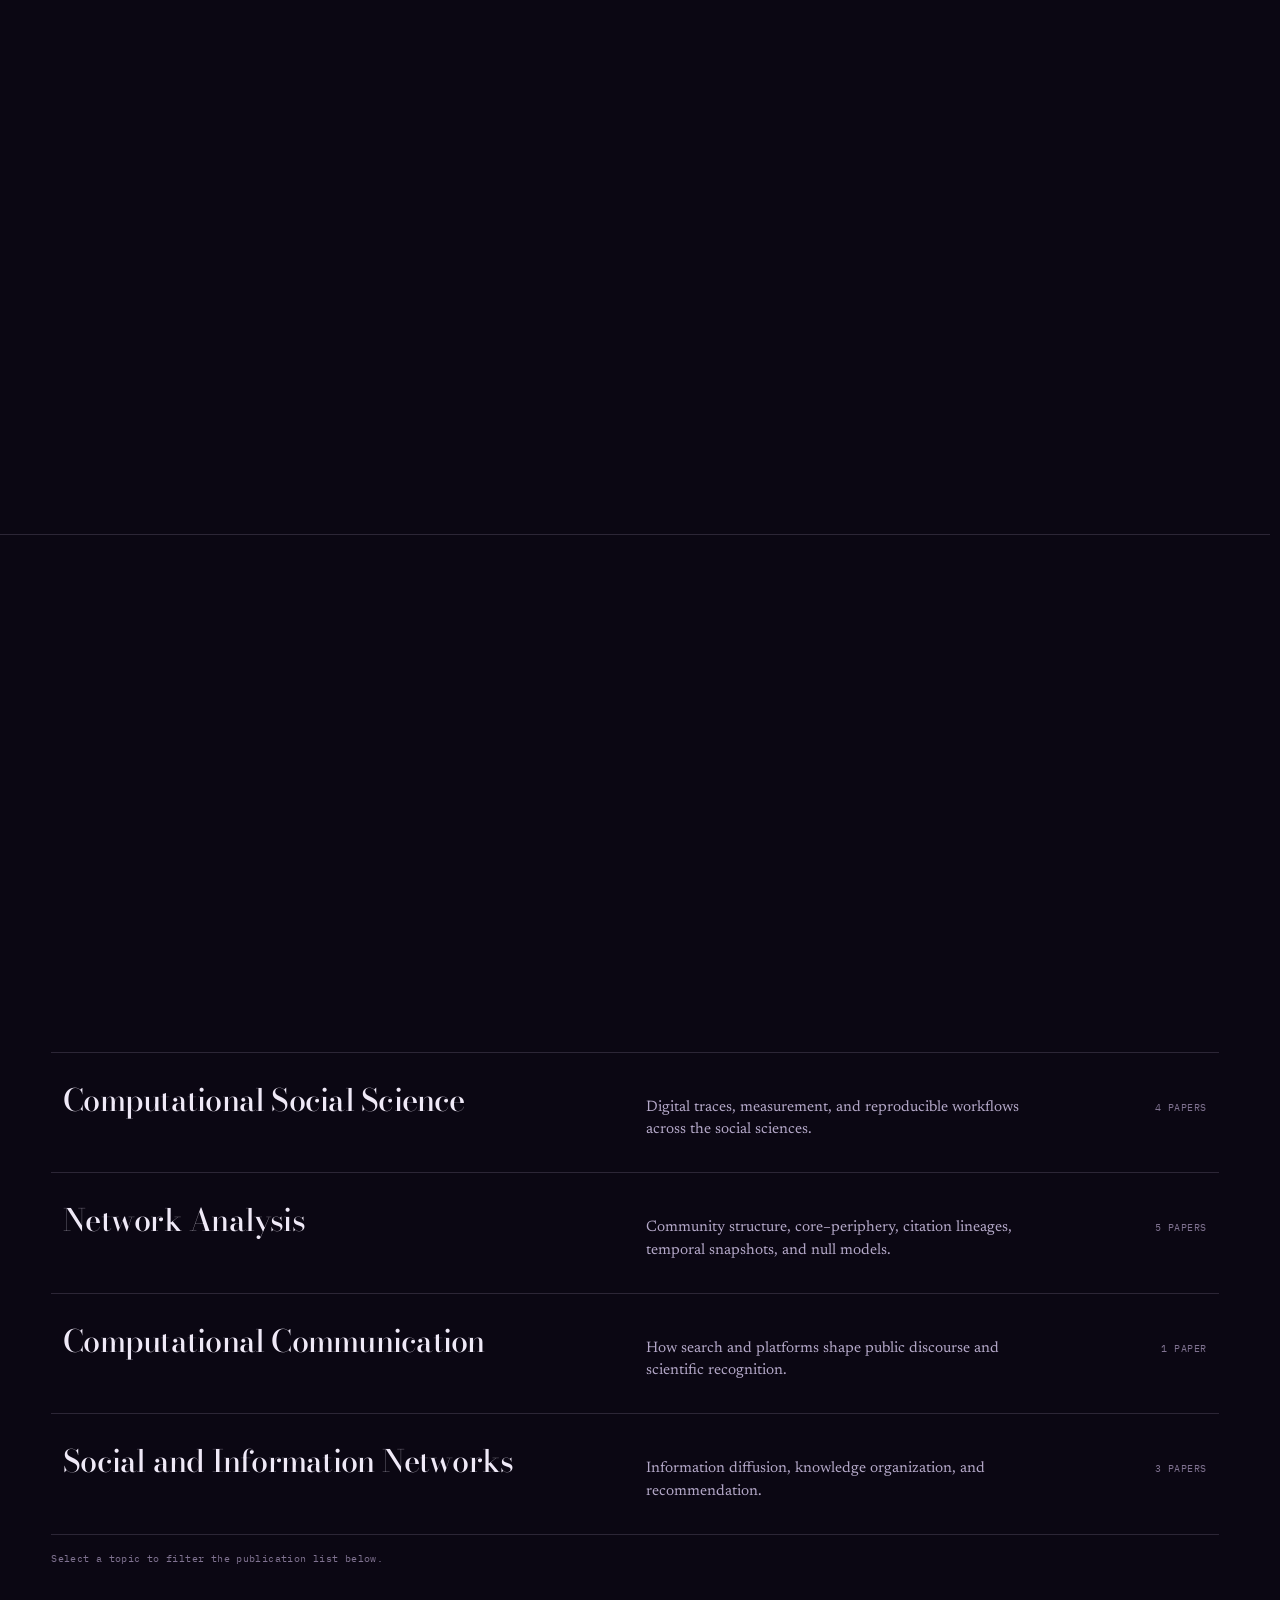
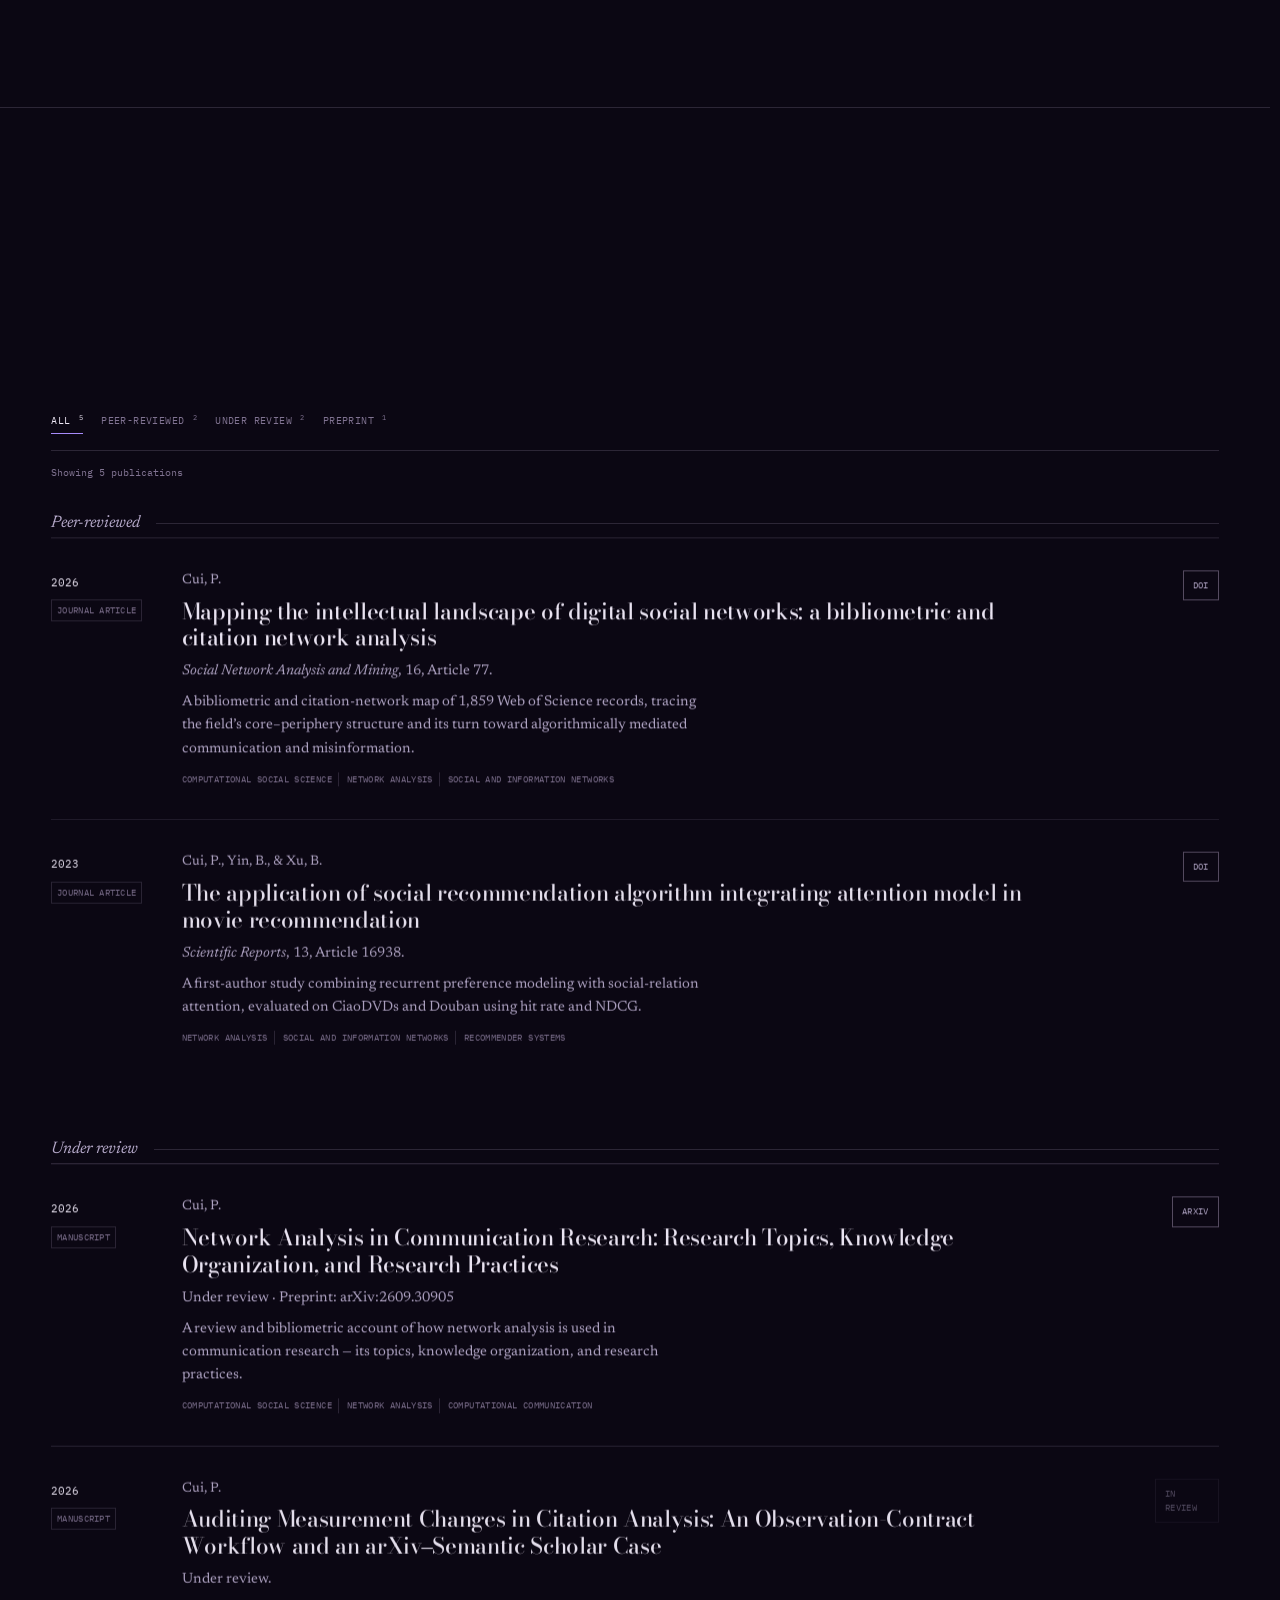
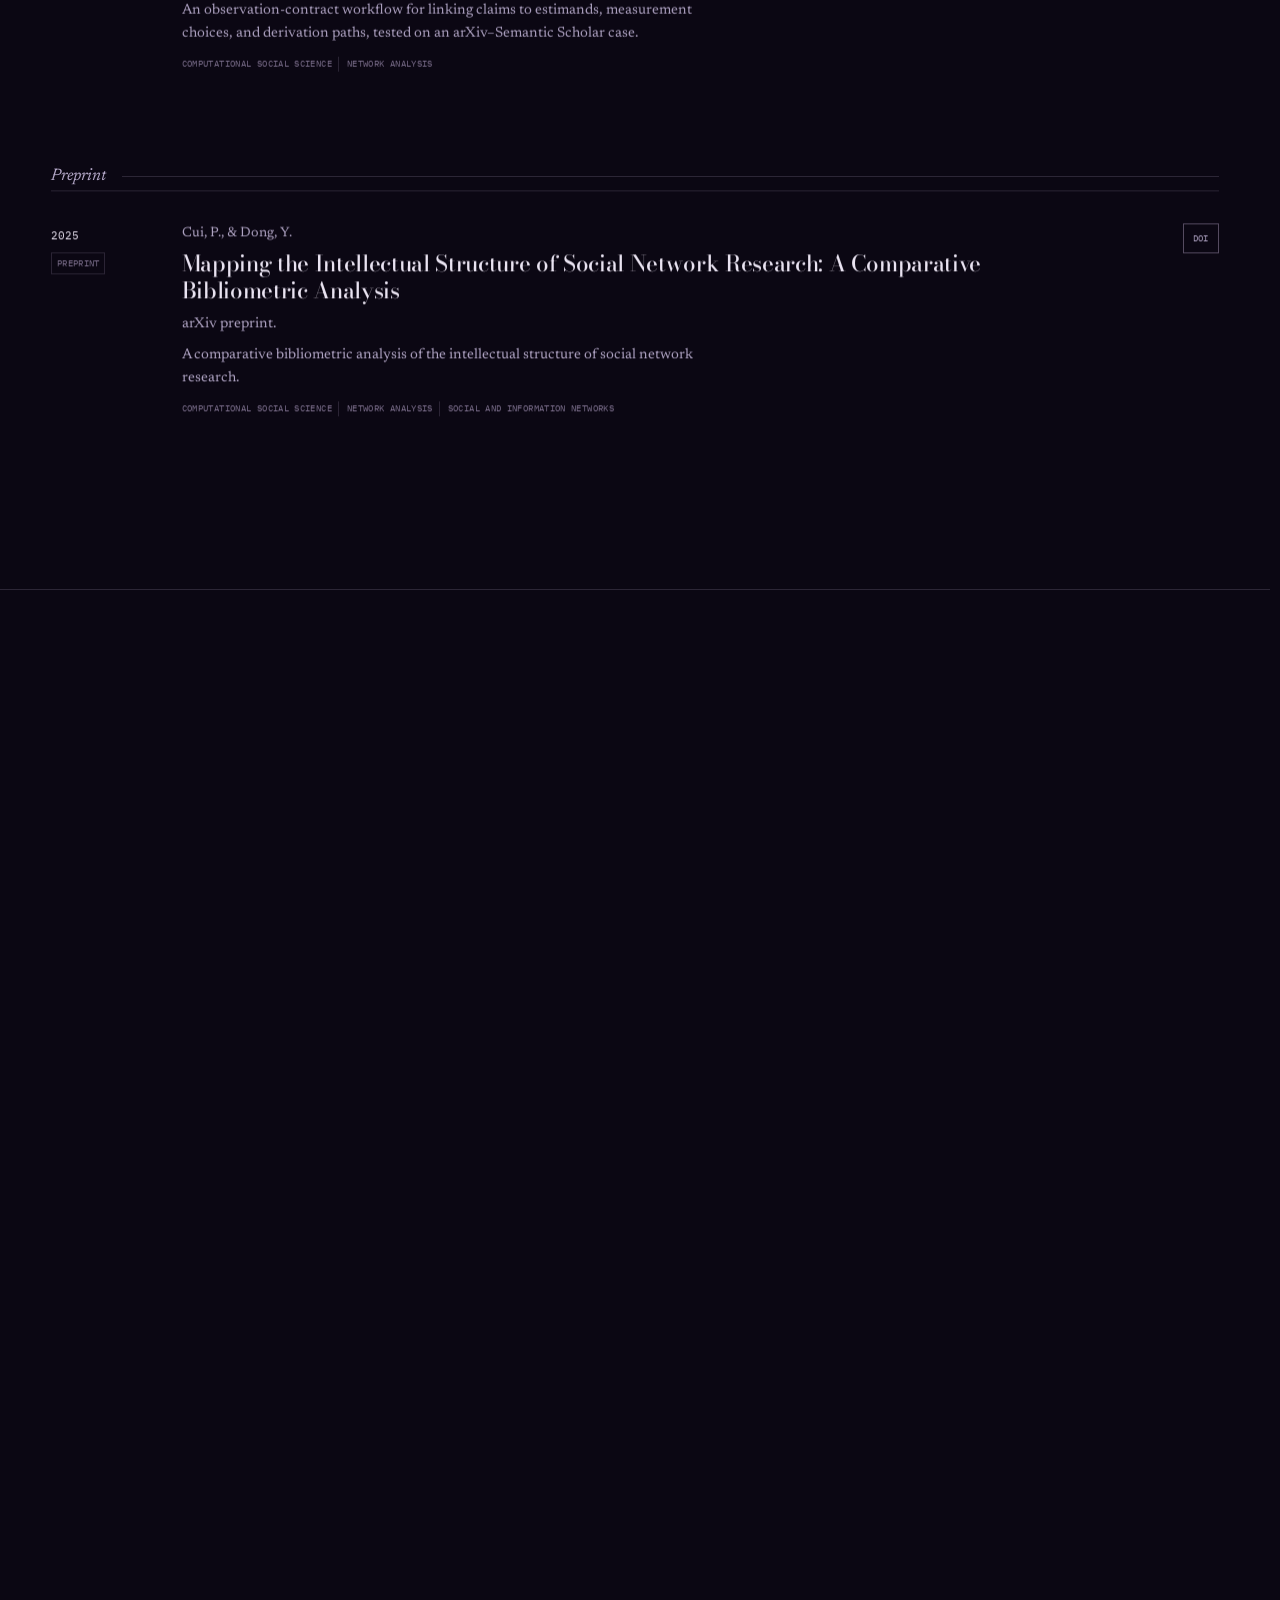
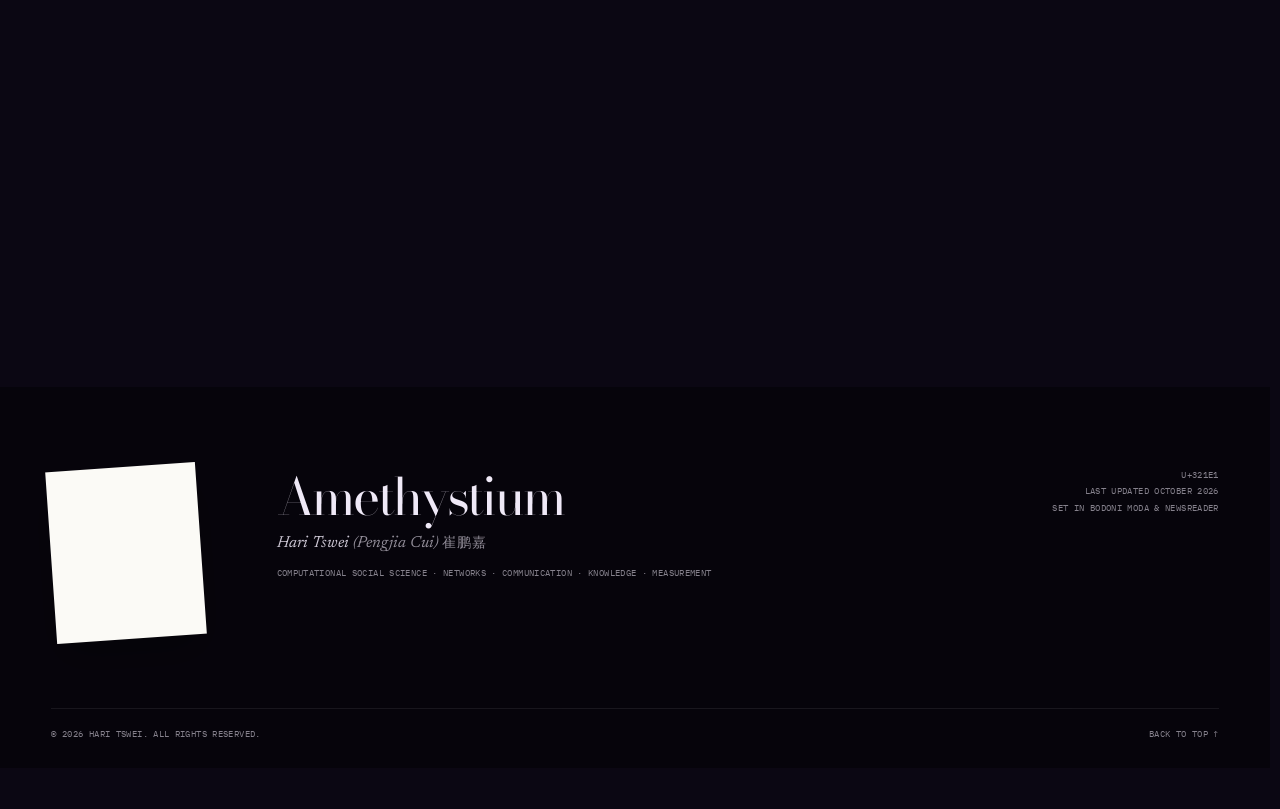
<file: blog/index.html>
<!doctype html>
<html lang="en" data-theme="night">
<head>
  <meta charset="utf-8">
  <meta name="viewport" content="width=device-width, initial-scale=1">
  <title>Moved — Amethystium</title>
  <meta name="robots" content="noindex">
  <meta http-equiv="refresh" content="0; url=/#about">
  <link rel="canonical" href="https://amethystium-321e1.github.io/#about">
  <link rel="icon" href="/assets/img/favicon.svg" type="image/svg+xml">
  <link rel="stylesheet" href="/assets/css/site.css">
</head>
<body class="error-body">
  <main class="error-main" id="main">
    <div class="wrap">
      <div class="error-content">
        <p class="error-kicker">Moved</p>
        <h1 class="error-title">This page has moved.</h1>
        <p class="error-copy">The site has been rebuilt as a single index. <a href="/#about">Continue to Amethystium</a>.</p>
      </div>
    </div>
  </main>
</body>
</html>
</file>
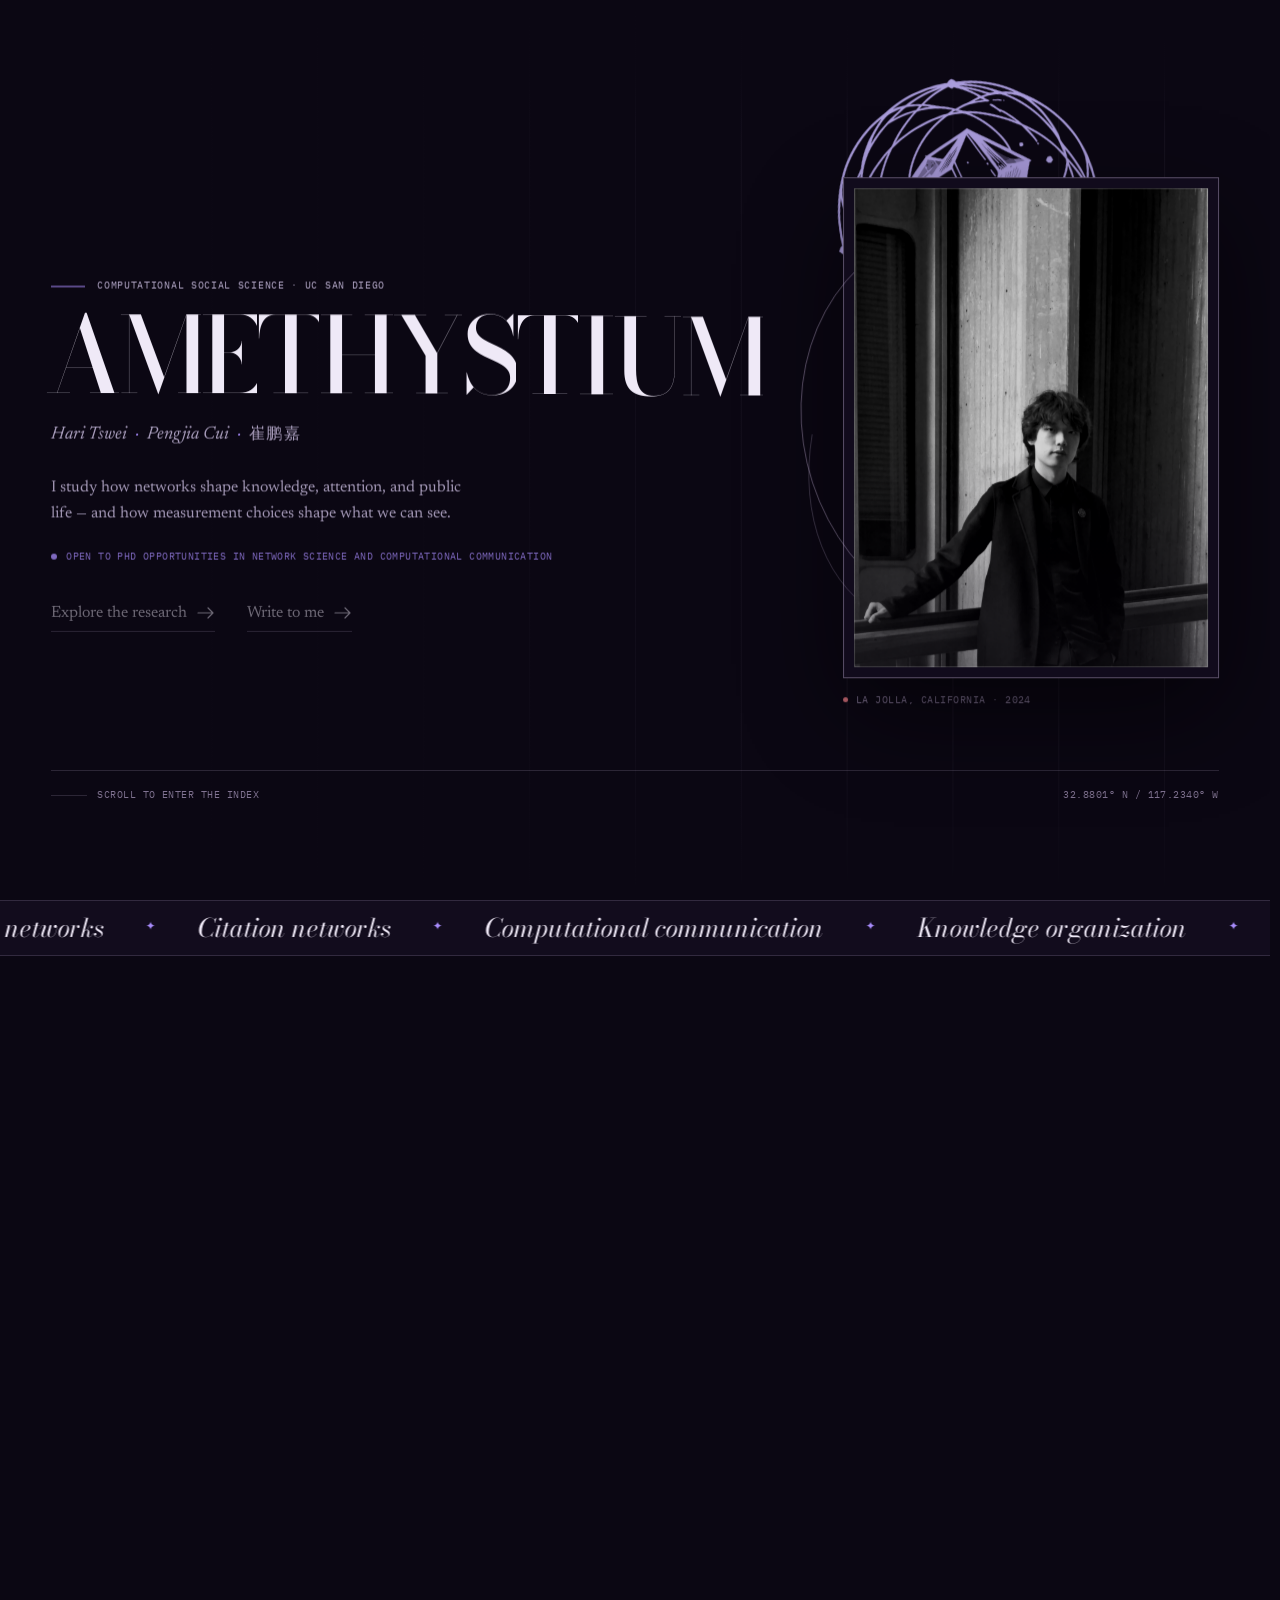
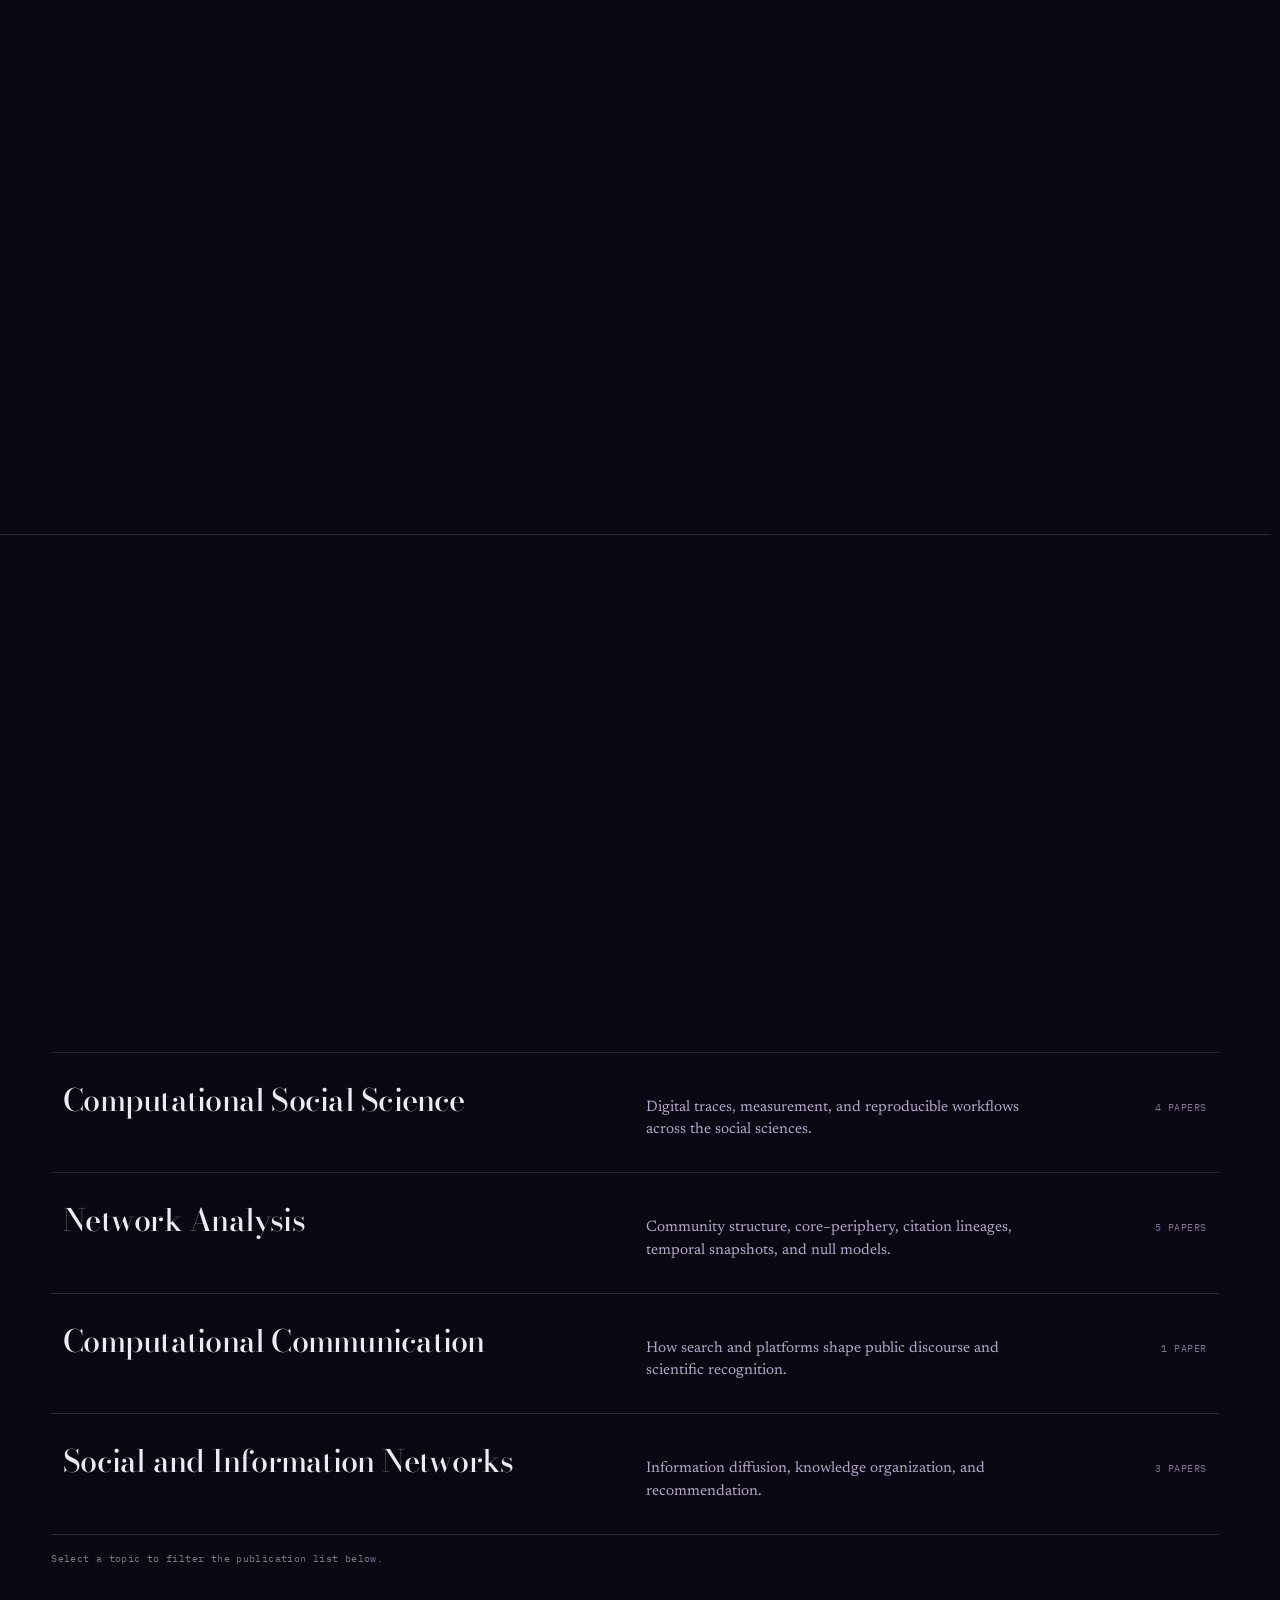
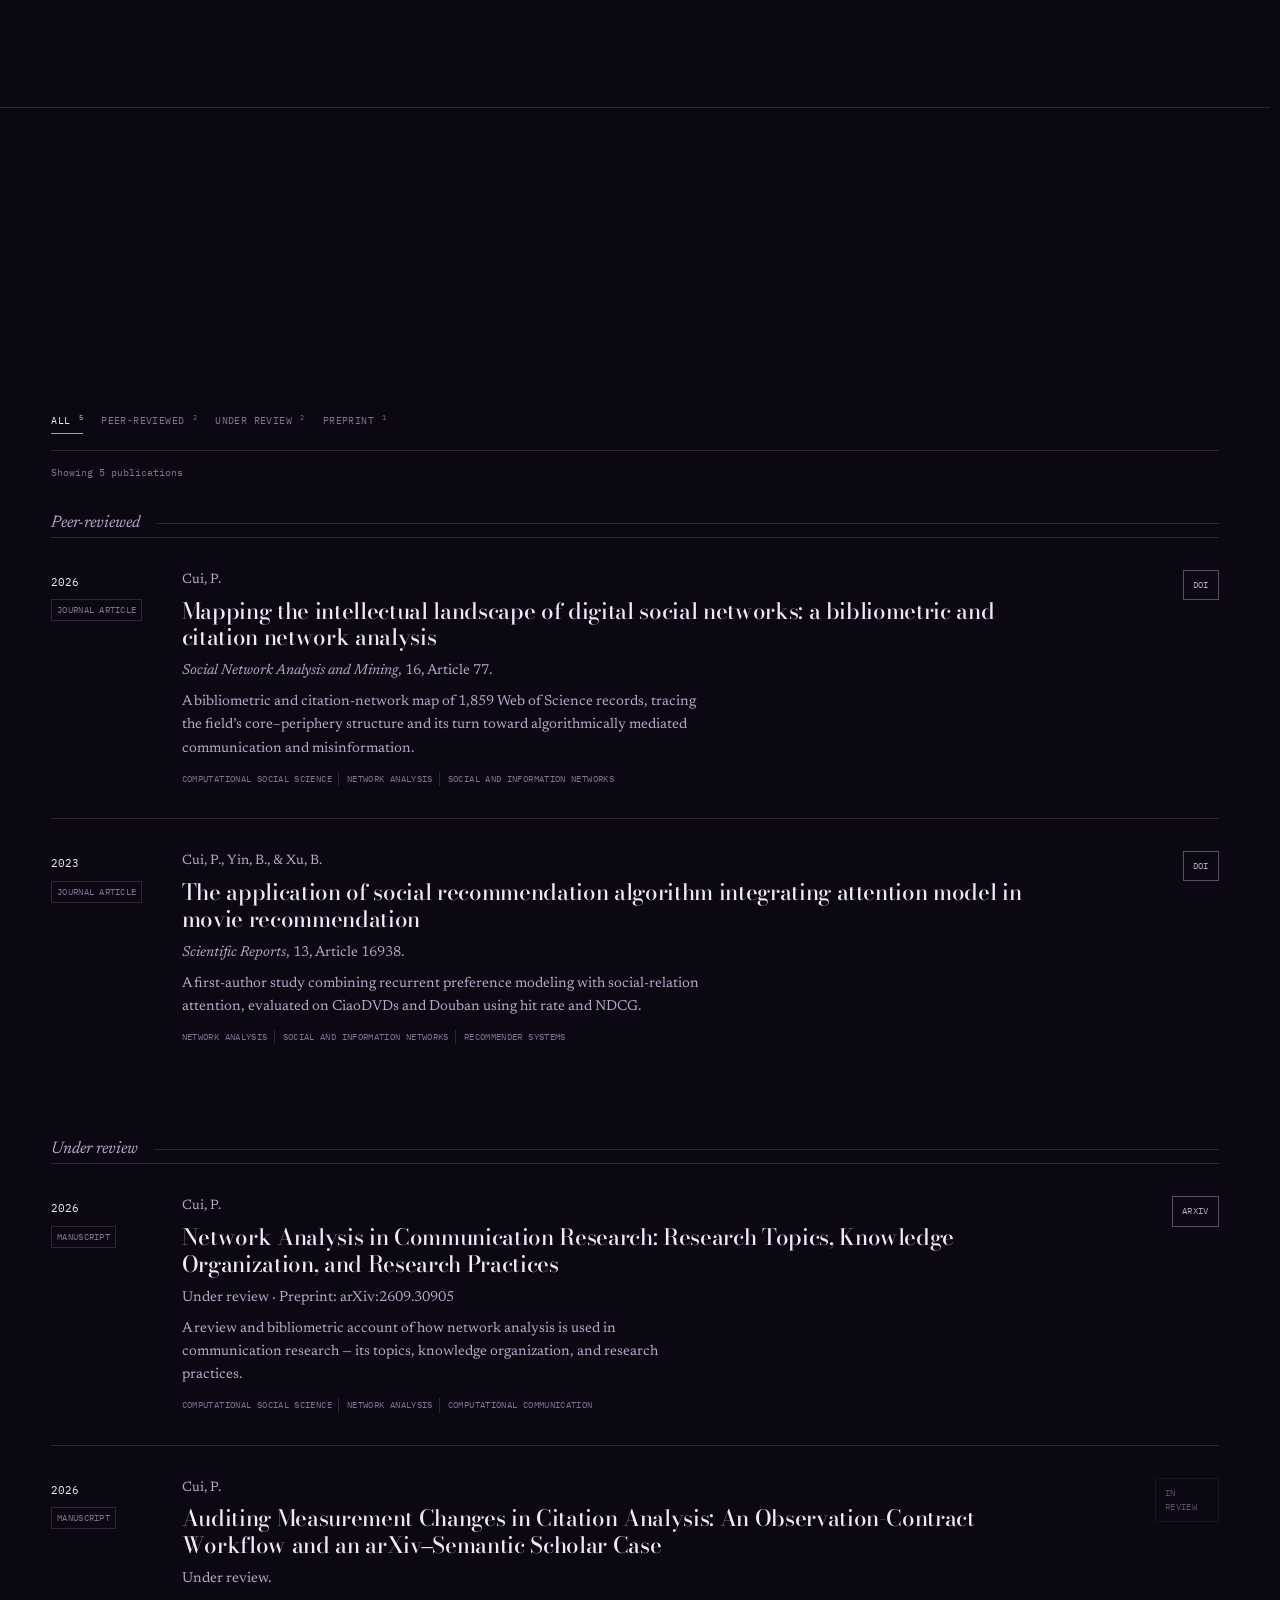
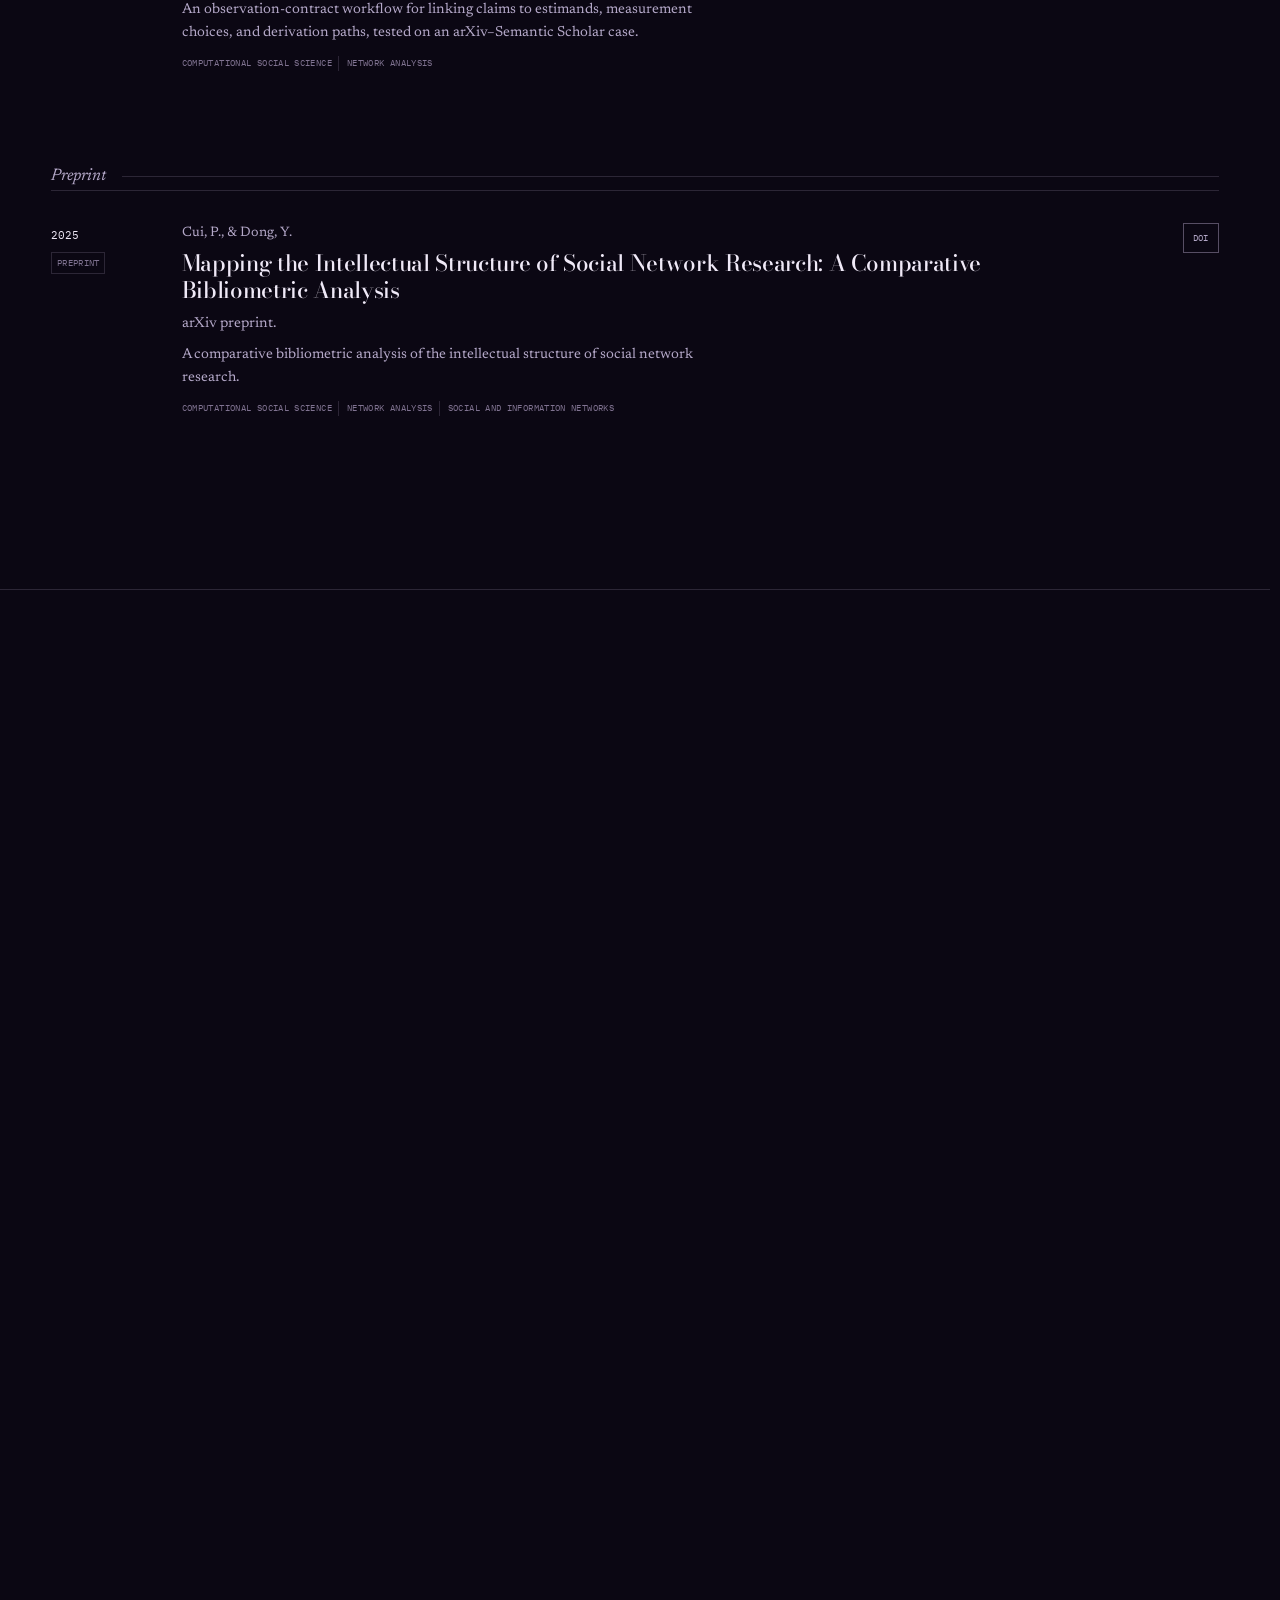
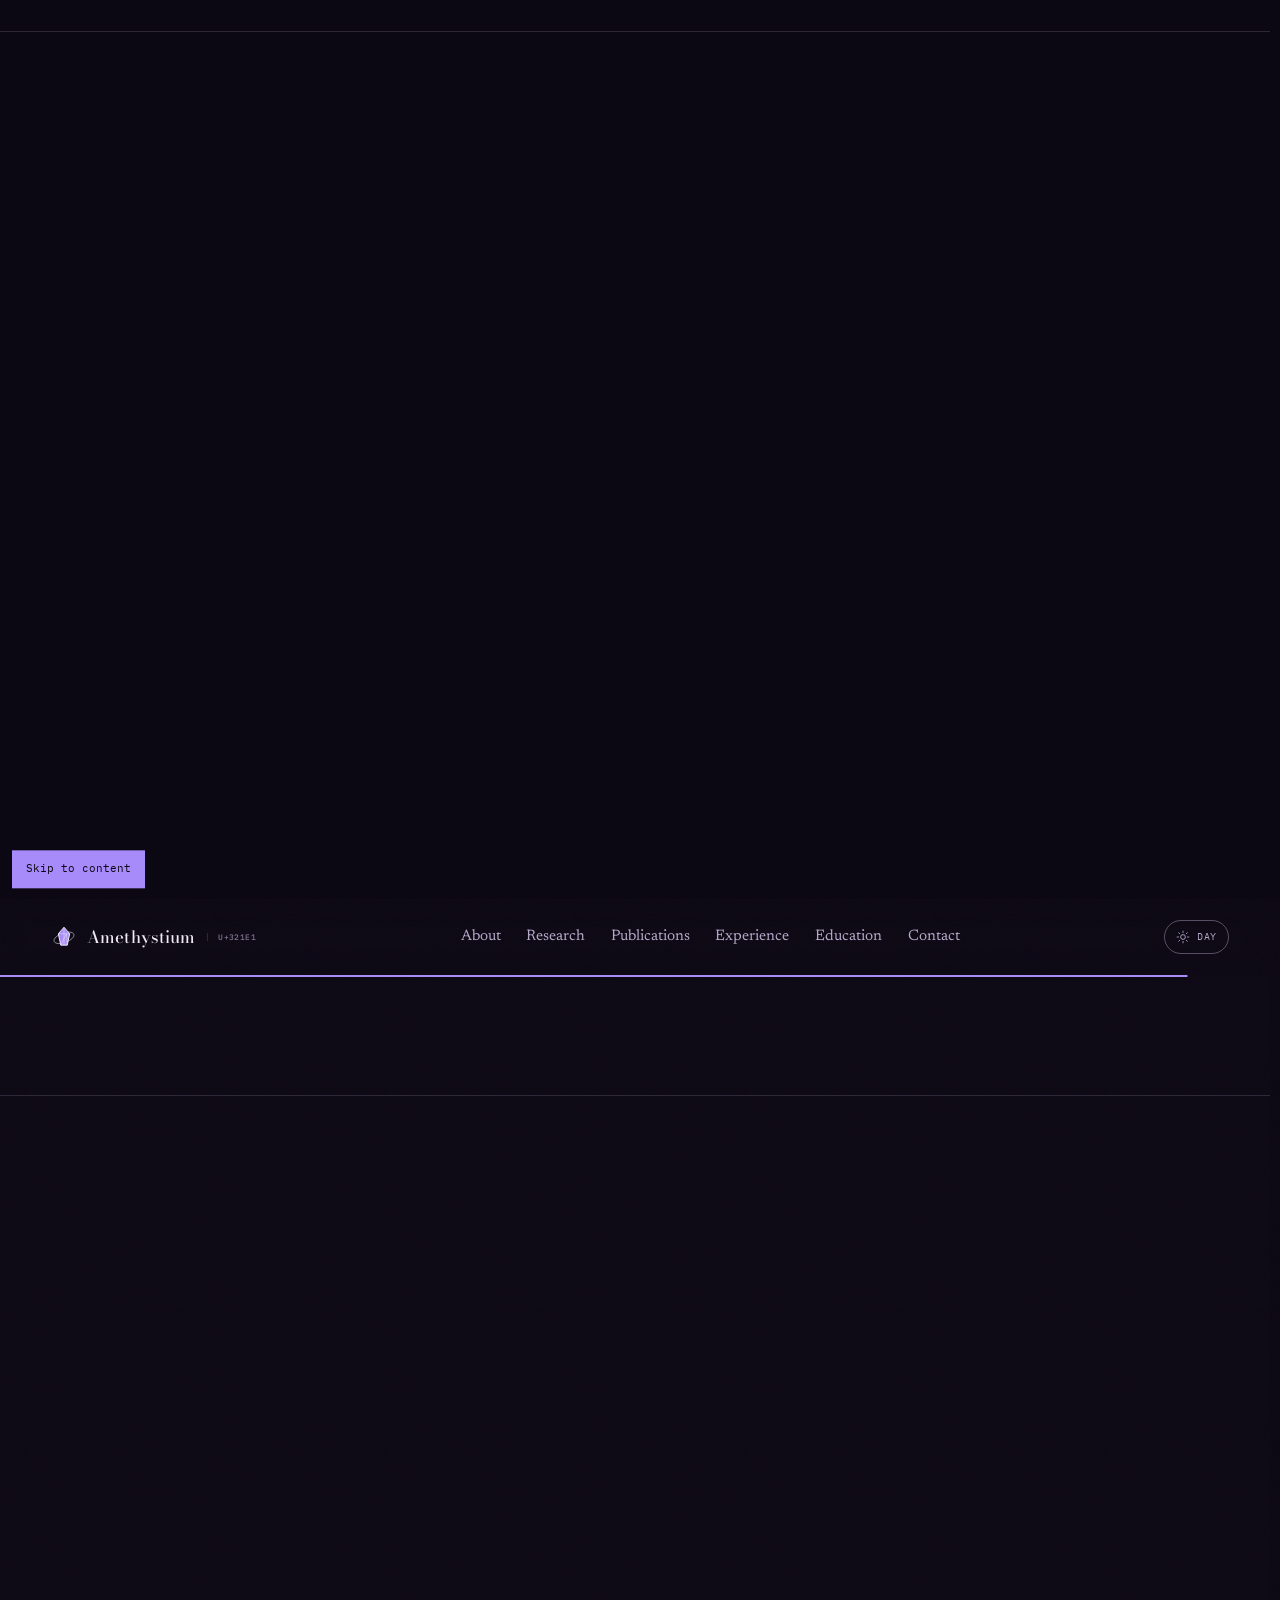
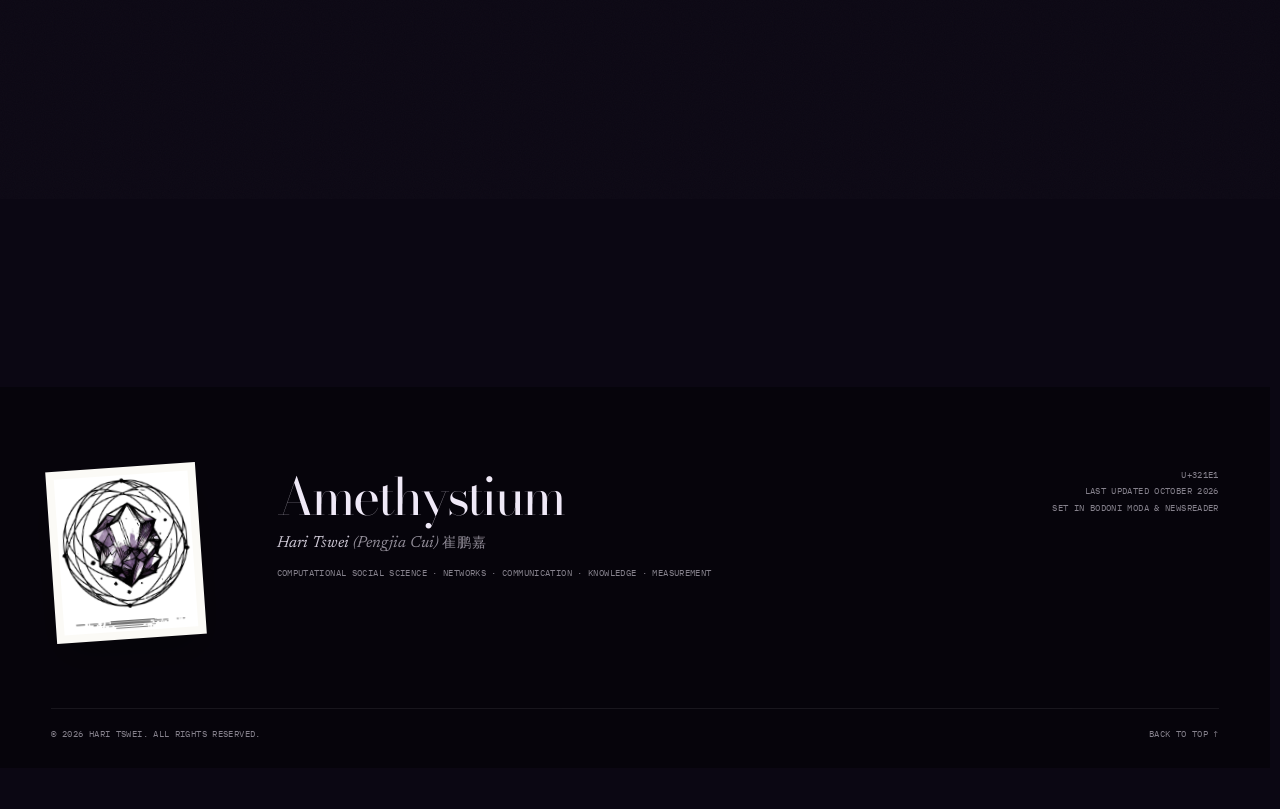
<file: blog/cv/index.html>
<!doctype html>
<html lang="en" data-theme="night">
<head>
  <meta charset="utf-8">
  <meta name="viewport" content="width=device-width, initial-scale=1">
  <title>CV moved — Amethystium</title>
  <meta name="robots" content="noindex">
  <meta http-equiv="refresh" content="0; url=/#contact">
  <link rel="canonical" href="https://amethystium-321e1.github.io/#contact">
  <link rel="icon" href="/assets/img/favicon.svg" type="image/svg+xml">
  <link rel="stylesheet" href="/assets/css/site.css">
</head>
<body class="error-body">
  <main class="error-main" id="main">
    <div class="wrap">
      <div class="error-content">
        <p class="error-kicker">CV moved</p>
        <h1 class="error-title">The CV now lives on the main site.</h1>
        <p class="error-copy">Publications, education, and experience are part of the new index. <a href="/#contact">Continue to Amethystium</a>.</p>
      </div>
    </div>
  </main>
</body>
</html>
</file>
<file: assets/css/site.css>
@font-face {
  font-family: "Bodoni Moda";
  src: url("../fonts/bodoni-normal.woff2") format("woff2");
  font-weight: 400 900;
  font-style: normal;
  font-display: swap;
}
@font-face {
  font-family: "Bodoni Moda";
  src: url("../fonts/bodoni-italic.woff2") format("woff2");
  font-weight: 400 900;
  font-style: italic;
  font-display: swap;
}
@font-face {
  font-family: "Newsreader";
  src: url("../fonts/newsreader-normal.woff2") format("woff2");
  font-weight: 200 800;
  font-style: normal;
  font-display: swap;
}
@font-face {
  font-family: "Newsreader";
  src: url("../fonts/newsreader-italic.woff2") format("woff2");
  font-weight: 200 800;
  font-style: italic;
  font-display: swap;
}
@font-face {
  font-family: "IBM Plex Mono";
  src: url("../fonts/plex-mono-400.woff2") format("woff2");
  font-weight: 400;
  font-style: normal;
  font-display: swap;
}
@font-face {
  font-family: "IBM Plex Mono";
  src: url("../fonts/plex-mono-500.woff2") format("woff2");
  font-weight: 500;
  font-style: normal;
  font-display: swap;
}

/* ---------------------------------------------------------------
   Tokens
--------------------------------------------------------------- */
:root {
  color-scheme: light;
  --font-display: "Bodoni Moda", "Bodoni MT", Didot, "Times New Roman", serif;
  --font-body: "Newsreader", Georgia, "Times New Roman", serif;
  --font-mono: "IBM Plex Mono", "SFMono-Regular", Consolas, "Liberation Mono", monospace;
  --font-cjk: "Songti SC", "Noto Serif CJK SC", "Source Han Serif SC", SimSun, serif;

  --bg: #f0eee7;
  --bg-2: #e8e4d8;
  --bg-3: #dfdacd;
  --text: #17131f;
  --text-soft: #5c5369;
  --text-faint: #6f667e;
  --rule: rgba(23, 19, 31, 0.13);
  --rule-strong: rgba(23, 19, 31, 0.3);
  --accent: #5b3e9b;
  --accent-bright: #7c5cd6;
  --accent-wash: #ded3f5;
  --accent-deep: #3d2a6e;
  --warm: #8c2f39;
  --logo-color: #2a2140;
  --footer-bg: #17131f;
  --footer-text: #f0eee7;
  --selection-bg: #cbbaf0;
  --selection-text: #17131f;
  --cursor-ring: rgba(23, 19, 31, 0.42);
  --cursor-hover-bg: rgba(91, 62, 155, 0.08);
  --cursor-label-bg: #5b3e9b;
  --cursor-label-text: #f0eee7;
  --net-line: 91, 62, 155;
  --net-node: 124, 92, 214;
  --net-alpha: 0.26;
  --shadow: 0 36px 100px rgba(23, 19, 31, 0.16);
  --shadow-soft: 0 18px 50px rgba(23, 19, 31, 0.1);
  --ease: cubic-bezier(0.16, 1, 0.3, 1);
  --ease-io: cubic-bezier(0.76, 0, 0.24, 1);
  --gutter: clamp(20px, 4vw, 64px);
  --gap: clamp(14px, 1.6vw, 24px);
  --header-h: 76px;
}

[data-theme="night"] {
  color-scheme: dark;
  --bg: #0b0713;
  --bg-2: #120c1d;
  --bg-3: #1a1228;
  --text: #efe9f7;
  --text-soft: #b4a8c8;
  --text-faint: #807391;
  --rule: rgba(233, 213, 255, 0.15);
  --rule-strong: rgba(233, 213, 255, 0.34);
  --accent: #a78bfa;
  --accent-bright: #c4b5fd;
  --accent-wash: #221636;
  --accent-deep: #4c357e;
  --warm: #c96a75;
  --logo-color: #c4b5fd;
  --footer-bg: #06040b;
  --footer-text: #efe9f7;
  --selection-bg: #5b3e9b;
  --selection-text: #ffffff;
  --cursor-ring: rgba(233, 213, 255, 0.5);
  --cursor-hover-bg: rgba(167, 139, 250, 0.12);
  --cursor-label-bg: #a78bfa;
  --cursor-label-text: #0b0713;
  --net-line: 167, 139, 250;
  --net-node: 233, 213, 255;
  --net-alpha: 0.34;
  --shadow: 0 36px 100px rgba(0, 0, 0, 0.55);
  --shadow-soft: 0 18px 50px rgba(0, 0, 0, 0.35);
}

/* ---------------------------------------------------------------
   Base
--------------------------------------------------------------- */
*,
*::before,
*::after {
  box-sizing: border-box;
}

html {
  scroll-behavior: smooth;
  scroll-padding-top: calc(var(--header-h) + 24px);
  scrollbar-gutter: stable;
  -webkit-text-size-adjust: 100%;
}

html.menu-open {
  overflow: hidden;
}

body {
  margin: 0;
  background: var(--bg);
  color: var(--text);
  font-family: var(--font-body);
  font-size: clamp(1rem, 0.96rem + 0.18vw, 1.0625rem);
  line-height: 1.6;
  font-optical-sizing: auto;
  text-rendering: optimizeLegibility;
  -webkit-font-smoothing: antialiased;
  overflow-x: clip;
  transition: background-color 0.55s var(--ease), color 0.55s var(--ease);
}

::selection {
  background: var(--selection-bg);
  color: var(--selection-text);
}

h1, h2, h3, h4, p, ul, ol, figure, blockquote {
  margin: 0;
}

ul, ol {
  padding: 0;
}

img, svg {
  display: block;
  max-width: 100%;
}

img {
  height: auto;
}

a {
  color: inherit;
  text-decoration: none;
}

button {
  font: inherit;
  color: inherit;
}

button,
a {
  -webkit-tap-highlight-color: transparent;
}

:focus-visible {
  outline: 2px solid var(--accent);
  outline-offset: 4px;
}

html {
  scrollbar-color: var(--accent) transparent;
  scrollbar-width: thin;
}

.wrap {
  width: min(calc(100% - 2 * var(--gutter)), 1440px);
  margin-inline: auto;
}

.cjk {
  font-family: var(--font-cjk);
  font-size: 0.9em;
  font-style: normal;
  letter-spacing: 0.08em;
}

.meta-label {
  font-family: var(--font-mono);
  font-size: 0.62rem;
  font-weight: 400;
  letter-spacing: 0.06em;
  text-transform: uppercase;
  color: var(--accent);
}

.sr-only {
  position: absolute;
  width: 1px;
  height: 1px;
  padding: 0;
  margin: -1px;
  overflow: hidden;
  clip: rect(0, 0, 0, 0);
  white-space: nowrap;
  border: 0;
}

.skip-link {
  position: fixed;
  top: 12px;
  left: 12px;
  z-index: 10001;
  padding: 10px 14px;
  background: var(--accent);
  color: var(--bg);
  font-family: var(--font-mono);
  font-size: 0.7rem;
  transform: translateY(-160%);
  transition: transform 0.3s var(--ease);
}

.skip-link:focus {
  transform: none;
}

/* Paper grain */
.grain {
  position: fixed;
  inset: 0;
  z-index: 9990;
  pointer-events: none;
  opacity: 0.035;
  background-image: url("data:image/svg+xml,%3Csvg xmlns='http://www.w3.org/2000/svg' width='180' height='180'%3E%3Cfilter id='n'%3E%3CfeTurbulence type='fractalNoise' baseFrequency='.9' numOctaves='3' stitchTiles='stitch'/%3E%3C/filter%3E%3Crect width='100%25' height='100%25' filter='url(%23n)' opacity='.55'/%3E%3C/svg%3E");
  background-size: 180px 180px;
  mix-blend-mode: multiply;
}

[data-theme="night"] .grain {
  mix-blend-mode: screen;
  opacity: 0.045;
}

/* ---------------------------------------------------------------
   Cursor
--------------------------------------------------------------- */
.cursor {
  position: fixed;
  inset: 0;
  z-index: 9999;
  pointer-events: none;
  display: none;
}

html.has-cursor .cursor {
  display: block;
}

html.has-cursor,
html.has-cursor * {
  cursor: none;
}

html.has-cursor.menu-open,
html.has-cursor.menu-open * {
  cursor: auto;
}

html.menu-open .cursor {
  display: none;
}

.cursor__ring,
.cursor__core,
.cursor__label {
  position: fixed;
  top: 0;
  left: 0;
  pointer-events: none;
  will-change: transform;
  translate: -100px -100px;
}

.cursor__ring {
  width: 34px;
  height: 34px;
  margin: -17px 0 0 -17px;
  border: 1px solid var(--cursor-ring);
  border-radius: 50%;
  transition: width 0.35s var(--ease), height 0.35s var(--ease),
    margin 0.35s var(--ease), background-color 0.35s var(--ease),
    border-color 0.35s var(--ease);
}

.cursor__ring::after {
  content: "";
  position: absolute;
  top: -2px;
  left: 50%;
  width: 4px;
  height: 4px;
  margin-left: -2px;
  border-radius: 50%;
  background: var(--accent);
  opacity: 0.75;
}

.cursor__core {
  width: 5px;
  height: 5px;
  margin: -2.5px 0 0 -2.5px;
  border-radius: 50%;
  background: var(--accent);
  transition: opacity 0.2s, transform 0.2s;
}

[data-theme="night"] .cursor__core {
  box-shadow: 0 0 10px var(--accent);
}

.cursor__label {
  padding: 5px 7px;
  border-radius: 999px;
  background: var(--cursor-label-bg);
  color: var(--cursor-label-text);
  font-family: var(--font-mono);
  font-size: 0.52rem;
  letter-spacing: 0.06em;
  text-transform: uppercase;
  opacity: 0;
  transform: scale(0.75);
  transform-origin: 0 0;
  transition: opacity 0.25s, transform 0.25s var(--ease);
}

.cursor.is-hover .cursor__ring {
  width: 70px;
  height: 70px;
  margin: -35px 0 0 -35px;
  background: var(--cursor-hover-bg);
  border-color: var(--accent);
}

.cursor.is-hover .cursor__core {
  opacity: 0;
}

.cursor.has-label .cursor__label {
  opacity: 1;
  transform: scale(1);
}

.cursor.is-down .cursor__ring {
  width: 26px;
  height: 26px;
  margin: -13px 0 0 -13px;
  background: var(--cursor-hover-bg);
}

/* ---------------------------------------------------------------
   Header
--------------------------------------------------------------- */
.site-header {
  position: fixed;
  top: 0;
  left: 0;
  right: 0;
  z-index: 900;
  border-bottom: 1px solid transparent;
  transition: background-color 0.45s var(--ease), border-color 0.45s var(--ease),
    backdrop-filter 0.45s var(--ease);
}

.site-header.is-scrolled {
  background: color-mix(in srgb, var(--bg) 82%, transparent);
  border-bottom-color: var(--rule);
  -webkit-backdrop-filter: blur(16px);
  backdrop-filter: blur(16px);
}

.header__inner {
  display: flex;
  align-items: center;
  justify-content: space-between;
  gap: 24px;
  height: var(--header-h);
}

.brand {
  display: inline-flex;
  align-items: center;
  gap: 10px;
  font-family: var(--font-display);
  font-size: 1.06rem;
  font-weight: 500;
  letter-spacing: 0.005em;
  line-height: 1;
  white-space: nowrap;
}

.brand__mark {
  width: 26px;
  height: 26px;
  flex: 0 0 auto;
  color: var(--text);
}

.brand__name {
  padding-top: 1px;
}

.brand__code {
  margin-left: 2px;
  padding-left: 10px;
  border-left: 1px solid var(--rule);
  font-family: var(--font-mono);
  font-size: 0.52rem;
  letter-spacing: 0.05em;
  color: var(--text-faint);
  align-self: center;
}

.site-nav {
  display: flex;
  align-items: center;
  gap: clamp(14px, 2vw, 28px);
  font-family: var(--font-body);
  font-size: 0.95rem;
}

.site-nav a {
  position: relative;
  padding: 4px 0;
  color: var(--text-soft);
  transition: color 0.3s;
}

.site-nav a::after {
  content: "";
  position: absolute;
  left: 0;
  right: 0;
  bottom: 0;
  height: 1px;
  background: var(--accent);
  transform: scaleX(0);
  transform-origin: right;
  transition: transform 0.4s var(--ease);
}

.site-nav a:hover,
.site-nav a[aria-current="page"] {
  color: var(--text);
}

.site-nav a:hover::after,
.site-nav a[aria-current="page"]::after {
  transform: scaleX(1);
  transform-origin: left;
}

.header__tools {
  display: flex;
  align-items: center;
  gap: 10px;
}

.theme-toggle,
.menu-toggle,
.menu-dialog__close {
  display: inline-flex;
  align-items: center;
  justify-content: center;
  gap: 7px;
  padding: 8px 11px;
  border: 1px solid var(--rule-strong);
  border-radius: 999px;
  background: transparent;
  color: var(--text-soft);
  font-family: var(--font-mono);
  font-size: 0.6rem;
  letter-spacing: 0.06em;
  text-transform: uppercase;
  transition: color 0.3s, border-color 0.3s, background-color 0.3s;
}

.theme-toggle:hover,
.menu-toggle:hover,
.menu-dialog__close:hover {
  color: var(--accent);
  border-color: var(--accent);
}

.theme-toggle .icon {
  width: 14px;
  height: 14px;
}

[data-theme="day"] .icon--sun,
[data-theme="night"] .icon--moon {
  display: none;
}

.menu-toggle {
  display: none;
}

.menu-toggle svg {
  width: 16px;
  height: 11px;
}

.scroll-progress {
  position: absolute;
  left: 0;
  right: 0;
  bottom: -1px;
  height: 1.5px;
  background: var(--accent);
  transform: scaleX(var(--progress, 0));
  transform-origin: left;
}

/* Mobile menu dialog */
.menu-dialog {
  width: 100%;
  max-width: none;
  height: 100%;
  max-height: none;
  margin: 0;
  padding: 0;
  border: 0;
  background: var(--bg);
  color: var(--text);
}

.menu-dialog::backdrop {
  background: rgba(0, 0, 0, 0.35);
  -webkit-backdrop-filter: blur(6px);
  backdrop-filter: blur(6px);
}

.menu-dialog[open] {
  display: flex;
  flex-direction: column;
}

.menu-dialog__top {
  display: flex;
  align-items: center;
  justify-content: space-between;
  gap: 20px;
  padding: 20px var(--gutter);
  border-bottom: 1px solid var(--rule);
}

.brand--dialog {
  font-size: 1.1rem;
}

.menu-dialog__close span {
  font-size: 0.58rem;
}

.menu-dialog__close svg {
  width: 12px;
  height: 12px;
}

.menu-dialog__nav {
  display: flex;
  flex: 1;
  flex-direction: column;
  justify-content: center;
  padding: 4vh var(--gutter);
}

.menu-dialog__nav a {
  display: flex;
  align-items: baseline;
  gap: 18px;
  padding: 13px 0;
  border-bottom: 1px solid var(--rule);
  font-family: var(--font-display);
  font-size: clamp(2rem, 7.5vw, 3.4rem);
  line-height: 1.1;
  letter-spacing: -0.025em;
  opacity: 0;
  transform: translateY(16px);
}

.menu-dialog[open] .menu-dialog__nav a {
  animation: menuIn 0.65s var(--ease) forwards;
}

.menu-dialog__nav a:nth-child(1) { animation-delay: 0.08s; }
.menu-dialog__nav a:nth-child(2) { animation-delay: 0.13s; }
.menu-dialog__nav a:nth-child(3) { animation-delay: 0.18s; }
.menu-dialog__nav a:nth-child(4) { animation-delay: 0.23s; }
.menu-dialog__nav a:nth-child(5) { animation-delay: 0.28s; }
.menu-dialog__nav a:nth-child(6) { animation-delay: 0.33s; }

.menu-dialog__nav a span {
  width: 30px;
  flex: 0 0 auto;
  font-family: var(--font-display);
  font-size: 0.85rem;
  font-style: italic;
  color: var(--accent);
}

.menu-dialog__foot {
  display: flex;
  align-items: center;
  justify-content: space-between;
  gap: 20px;
  padding: 20px var(--gutter);
  border-top: 1px solid var(--rule);
}

.menu-dialog__mail {
  font-family: var(--font-body);
  font-size: 1rem;
  border-bottom: 1px solid var(--rule-strong);
}

@keyframes menuIn {
  to {
    opacity: 1;
    transform: none;
  }
}

/* ---------------------------------------------------------------
   Hero
--------------------------------------------------------------- */
.hero {
  position: relative;
  min-height: 100vh;
  min-height: 100svh;
  padding-top: calc(var(--header-h) + 34px);
  padding-bottom: 30px;
  display: flex;
  align-items: center;
  overflow: hidden;
  isolation: isolate;
}

.hero__canvas {
  position: absolute;
  inset: 0;
  z-index: 1;
  width: 100%;
  height: 100%;
  pointer-events: none;
  opacity: 0.8;
}

.hero__grid {
  position: absolute;
  inset: 0;
  z-index: 0;
  background-image: linear-gradient(90deg, var(--rule) 1px, transparent 1px);
  background-size: calc(100% / 12) 100%;
  opacity: 0.34;
  -webkit-mask-image: linear-gradient(to bottom, transparent, #000 16%, #000 82%, transparent);
  mask-image: linear-gradient(to bottom, transparent, #000 16%, #000 82%, transparent);
}

.hero::before {
  content: "";
  position: absolute;
  inset: 0;
  z-index: 2;
  pointer-events: none;
  background: linear-gradient(
    90deg,
    var(--bg) 0%,
    color-mix(in srgb, var(--bg) 88%, transparent) 34%,
    transparent 66%
  );
}

.hero::after {
  content: "";
  position: absolute;
  top: 0;
  left: 0;
  right: 0;
  z-index: 2;
  height: calc(var(--header-h) + 48px);
  pointer-events: none;
  background: linear-gradient(
    to bottom,
    var(--bg) 0%,
    color-mix(in srgb, var(--bg) 72%, transparent) 55%,
    transparent 100%
  );
}

.hero__inner {
  position: relative;
  z-index: 3;
  display: grid;
  grid-template-columns: repeat(12, 1fr);
  gap: 0 var(--gap);
  align-items: center;
}

.hero__copy {
  position: relative;
  z-index: 3;
  grid-column: 1 / 9;
  align-self: center;
  padding-top: 2vh;
}

.hero__context {
  display: flex;
  align-items: center;
  gap: 12px;
  font-family: var(--font-mono);
  font-size: 0.62rem;
  letter-spacing: 0.07em;
  text-transform: uppercase;
  color: var(--text-soft);
  opacity: 0;
  animation: heroFade 0.9s var(--ease) 0.15s forwards;
}

.hero__context::before {
  content: "";
  width: 34px;
  height: 1px;
  background: var(--accent);
}

.hero__title {
  margin: 18px 0 0 -0.055em;
  font-family: var(--font-display);
  font-size: clamp(3.4rem, 8.2vw, 7.2rem);
  font-weight: 500;
  font-variation-settings: "opsz" 96;
  line-height: 0.82;
  letter-spacing: -0.055em;
  white-space: nowrap;
  color: var(--text);
}

.char-mask {
  display: inline-block;
  overflow: hidden;
  vertical-align: bottom;
  padding: 0.13em 0 0.08em;
  margin: -0.13em 0 -0.08em;
}

.char {
  display: inline-block;
  transform: translateY(0);
  animation: charIn 1s var(--ease) backwards;
  animation-delay: calc(0.22s + var(--i) * 0.038s);
  transition: transform 0.35s var(--ease);
  will-change: transform;
}

.hero__names {
  display: flex;
  flex-wrap: wrap;
  align-items: baseline;
  gap: 8px;
  margin-top: 22px;
  font-family: var(--font-body);
  font-style: italic;
  font-size: clamp(1.05rem, 1.4vw, 1.3rem);
  color: var(--text-soft);
  opacity: 0;
  animation: heroFade 0.9s var(--ease) 0.7s forwards;
}

.hero__dot {
  color: var(--accent);
}

.hero__soft {
  color: var(--text-soft);
}

.hero__statement {
  max-width: 47ch;
  margin-top: 24px;
  font-size: clamp(1rem, 1.15vw, 1.12rem);
  line-height: 1.65;
  color: var(--text-soft);
  opacity: 0;
  animation: heroFade 0.9s var(--ease) 0.82s forwards;
}

.hero__status {
  display: flex;
  align-items: center;
  gap: 9px;
  margin-top: 20px;
  font-family: var(--font-mono);
  font-size: 0.62rem;
  line-height: 1.5;
  letter-spacing: 0.04em;
  text-transform: uppercase;
  color: var(--accent);
  opacity: 0;
  animation: heroFade 0.9s var(--ease) 0.94s forwards;
}

.status-dot {
  width: 6px;
  height: 6px;
  flex: 0 0 auto;
  border-radius: 50%;
  background: var(--accent);
  box-shadow: 0 0 0 0 color-mix(in srgb, var(--accent) 40%, transparent);
  animation: statusPulse 2.8s ease-out infinite;
}

.hero__actions {
  display: flex;
  flex-wrap: wrap;
  gap: 22px 32px;
  margin-top: 32px;
  opacity: 0;
  animation: heroFade 0.9s var(--ease) 1.04s forwards;
}

.link-cta {
  display: inline-flex;
  align-items: center;
  gap: 10px;
  padding-bottom: 5px;
  border-bottom: 1px solid var(--rule-strong);
  font-size: 1rem;
  color: var(--text);
  transition: color 0.3s, border-color 0.3s;
}

.link-cta svg {
  width: 18px;
  height: 12px;
  transition: transform 0.35s var(--ease);
}

.link-cta:hover {
  color: var(--accent);
  border-color: var(--accent);
}

.link-cta:hover svg {
  transform: translateX(4px);
}

.magnetic {
  transform: translate3d(var(--tx, 0px), var(--ty, 0px), 0);
  transition: transform 0.3s var(--ease), color 0.3s, border-color 0.3s;
}

/* Hero visual */
.hero__visual {
  position: relative;
  z-index: 2;
  grid-column: 9 / 13;
  justify-self: end;
  align-self: center;
  width: 100%;
  max-width: 430px;
  opacity: 0;
  animation: portraitIn 1.15s var(--ease) 0.38s forwards;
}

.hero__logo {
  position: absolute;
  z-index: 0;
  top: -20%;
  left: -4%;
  width: clamp(200px, 22vw, 330px);
  aspect-ratio: 1;
  background: var(--logo-color);
  -webkit-mask: url("../img/logo-mask.png") center / contain no-repeat;
  mask: url("../img/logo-mask.png") center / contain no-repeat;
  opacity: 0.88;
  transform: rotate(-8deg);
  filter: drop-shadow(0 18px 30px rgba(0, 0, 0, 0.08));
  transition: background-color 0.5s var(--ease), filter 0.5s var(--ease);
}

[data-theme="night"] .hero__logo {
  filter: drop-shadow(0 0 22px color-mix(in srgb, var(--accent) 35%, transparent));
}

.portrait {
  position: relative;
  z-index: 2;
  margin: 0;
  --rx: 0deg;
  --ry: 0deg;
  --mx: 50%;
  --my: 40%;
}

.portrait__frame {
  position: relative;
  aspect-ratio: 3 / 4;
  padding: 10px;
  background: var(--bg-2);
  border: 1px solid var(--rule-strong);
  box-shadow: var(--shadow);
  transform: perspective(1100px) rotateX(var(--rx)) rotateY(var(--ry));
  transform-style: preserve-3d;
  transition: transform 0.5s var(--ease), box-shadow 0.5s var(--ease),
    background-color 0.5s var(--ease), border-color 0.5s var(--ease);
}

.portrait:hover .portrait__frame {
  transform: perspective(1100px) rotateX(var(--rx)) rotateY(var(--ry)) scale(1.012);
  box-shadow: 0 50px 130px rgba(23, 19, 31, 0.24);
}

[data-theme="night"] .portrait:hover .portrait__frame {
  box-shadow: 0 50px 130px rgba(0, 0, 0, 0.7);
}

.portrait__frame::before {
  content: "";
  position: absolute;
  inset: 10px;
  z-index: 3;
  border: 1px solid rgba(255, 255, 255, 0.18);
  pointer-events: none;
}

.portrait__inner {
  position: relative;
  width: 100%;
  height: 100%;
  overflow: hidden;
  background: var(--bg-3);
}

.portrait__img {
  position: absolute;
  inset: 0;
  width: 100%;
  height: 100%;
  object-fit: cover;
  object-position: 50% 32%;
}

.portrait__img--mono {
  filter: grayscale(1) contrast(1.08) brightness(0.84);
  transition: filter 0.6s var(--ease);
}

.portrait__img--color {
  opacity: 0;
  filter: saturate(1.45) contrast(1.04) brightness(1.05);
  -webkit-mask-image: radial-gradient(
    circle 190px at var(--mx) var(--my),
    #000 0%,
    rgba(0, 0, 0, 0.86) 45%,
    transparent 72%
  );
  mask-image: radial-gradient(
    circle 190px at var(--mx) var(--my),
    #000 0%,
    rgba(0, 0, 0, 0.86) 45%,
    transparent 72%
  );
  transition: opacity 0.35s var(--ease);
}

.portrait:hover .portrait__img--color {
  opacity: 1;
}

.portrait__vignette {
  position: absolute;
  inset: 0;
  z-index: 1;
  background: linear-gradient(to top, rgba(11, 7, 19, 0.36), transparent 46%);
  pointer-events: none;
}

.portrait__orbit {
  position: absolute;
  z-index: -1;
  inset: -13%;
  width: 126%;
  height: 126%;
  overflow: visible;
  pointer-events: none;
}

.orbit {
  fill: none;
  stroke: var(--rule-strong);
  stroke-width: 1;
  vector-effect: non-scaling-stroke;
  stroke-dasharray: 1;
  stroke-dashoffset: 1;
  animation: orbitDraw 2.4s var(--ease) 0.6s forwards;
}

.orbit--two {
  animation-delay: 0.82s;
  opacity: 0.62;
}

.orbit__dot {
  fill: var(--accent);
}

[data-theme="night"] .orbit__dot {
  filter: drop-shadow(0 0 6px var(--accent));
}

.portrait__caption {
  display: flex;
  align-items: center;
  gap: 8px;
  margin-top: 14px;
  font-family: var(--font-mono);
  font-size: 0.6rem;
  letter-spacing: 0.05em;
  text-transform: uppercase;
  color: var(--text-faint);
}

.portrait__dot {
  width: 5px;
  height: 5px;
  border-radius: 50%;
  background: var(--warm);
}

.hero__foot {
  grid-column: 1 / -1;
  display: flex;
  align-items: center;
  justify-content: space-between;
  gap: 24px;
  margin-top: clamp(36px, 7vh, 80px);
  padding-top: 16px;
  border-top: 1px solid var(--rule);
  font-family: var(--font-mono);
  font-size: 0.6rem;
  letter-spacing: 0.05em;
  text-transform: uppercase;
  color: var(--text-faint);
}

.hero__scroll {
  display: inline-flex;
  align-items: center;
  gap: 10px;
}

.scroll-line {
  position: relative;
  display: inline-block;
  width: 36px;
  height: 1px;
  overflow: hidden;
  background: var(--rule);
}

.scroll-line::after {
  content: "";
  position: absolute;
  top: 0;
  left: 0;
  width: 10px;
  height: 1px;
  background: var(--accent);
  animation: scrollLine 2.6s var(--ease-io) infinite;
}

.hero__coordinates {
  color: var(--text-faint);
}

@keyframes charIn {
  from { transform: translateY(115%); }
  to { transform: translateY(0); }
}

@keyframes heroFade {
  from { opacity: 0; transform: translateY(14px); }
  to { opacity: 1; transform: none; }
}

@keyframes portraitIn {
  from { opacity: 0; transform: translateY(24px) scale(0.985); }
  to { opacity: 1; transform: none; }
}

@keyframes orbitDraw {
  to { stroke-dashoffset: 0; }
}

@keyframes statusPulse {
  0% { box-shadow: 0 0 0 0 color-mix(in srgb, var(--accent) 40%, transparent); }
  70% { box-shadow: 0 0 0 8px transparent; }
  100% { box-shadow: 0 0 0 0 transparent; }
}

@keyframes scrollLine {
  0% { transform: translateX(-12px); }
  55% { transform: translateX(38px); }
  100% { transform: translateX(38px); }
}

/* ---------------------------------------------------------------
   Ticker
--------------------------------------------------------------- */
.ticker {
  overflow: hidden;
  padding: 13px 0;
  border-block: 1px solid var(--rule);
  background: var(--bg-2);
  transition: background-color 0.5s var(--ease), border-color 0.5s var(--ease);
}

.ticker__track {
  display: flex;
  width: max-content;
  animation: ticker 46s linear infinite;
}

.ticker:hover .ticker__track {
  animation-play-state: paused;
}

.ticker__group {
  display: flex;
  align-items: center;
  gap: 42px;
  padding-right: 42px;
}

.ticker__group span:not(.ticker__star) {
  font-family: var(--font-display);
  font-style: italic;
  font-size: clamp(1.2rem, 2vw, 1.65rem);
  line-height: 1.1;
  white-space: nowrap;
  color: var(--text);
}

.ticker__star {
  font-size: 0.78rem;
  color: var(--accent);
}

@keyframes ticker {
  to { transform: translateX(-50%); }
}

/* Theme swap */
::view-transition-old(root),
::view-transition-new(root) {
  animation: none;
  mix-blend-mode: normal;
}

::view-transition-old(root) {
  z-index: 1;
}

::view-transition-new(root) {
  z-index: 2;
}

/* ---------------------------------------------------------------
   Sections
--------------------------------------------------------------- */
.section {
  padding: clamp(80px, 11vw, 150px) 0;
  border-top: 1px solid var(--rule);
  scroll-margin-top: calc(var(--header-h) + 20px);
}

.about {
  border-top: 0;
}

.section__head {
  position: relative;
  display: grid;
  grid-template-columns: 8% 1fr auto;
  gap: var(--gap);
  align-items: end;
  padding-bottom: 28px;
  margin-bottom: clamp(40px, 6vw, 70px);
}

.section__head::after {
  content: "";
  position: absolute;
  left: 0;
  bottom: 0;
  width: 100%;
  height: 1px;
  background: var(--rule-strong);
  transform: scaleX(0);
  transform-origin: left;
  transition: transform 1.2s var(--ease);
}

.section__head.is-in::after {
  transform: scaleX(1);
}

.section__index {
  padding-bottom: 0.18em;
  font-family: var(--font-display);
  font-style: italic;
  font-size: 1.15rem;
  line-height: 1;
  color: var(--accent);
}

.section__title {
  font-family: var(--font-display);
  font-weight: 400;
  font-variation-settings: "opsz" 96;
  font-size: clamp(2.6rem, 5.4vw, 5rem);
  line-height: 0.95;
  letter-spacing: -0.035em;
  color: var(--text);
}

.section__note {
  max-width: 27ch;
  font-family: var(--font-body);
  font-style: italic;
  font-size: 1rem;
  line-height: 1.4;
  text-align: right;
  color: var(--text-soft);
}

.section__head[data-reveal="head"] .section__index,
.section__head[data-reveal="head"] .section__title,
.section__head[data-reveal="head"] .section__note {
  opacity: 0;
  transform: translateY(12px);
  transition: opacity 0.8s var(--ease), transform 0.8s var(--ease);
}

.section__head[data-reveal="head"] .section__title {
  clip-path: inset(0 0 100% 0);
  transition: opacity 0.8s var(--ease), transform 0.8s var(--ease),
    clip-path 1.1s var(--ease);
}

.section__head[data-reveal="head"].is-in .section__index,
.section__head[data-reveal="head"].is-in .section__title,
.section__head[data-reveal="head"].is-in .section__note {
  opacity: 1;
  transform: none;
}

.section__head[data-reveal="head"].is-in .section__title {
  clip-path: inset(0);
}

/* ---------------------------------------------------------------
   About
--------------------------------------------------------------- */
.about__grid {
  display: grid;
  grid-template-columns: repeat(12, 1fr);
  gap: clamp(40px, 5vw, 80px) var(--gap);
  align-items: center;
}

.about__media {
  position: relative;
  grid-column: 1 / 7;
}

.about__figure {
  position: relative;
}

.about__figure img {
  width: 100%;
  aspect-ratio: 3 / 2;
  object-fit: cover;
  border: 1px solid var(--rule-strong);
  filter: saturate(0.86) contrast(1.02);
  transition: filter 0.8s var(--ease), transform 0.8s var(--ease);
}

.about__figure:hover img {
  filter: saturate(1) contrast(1.03);
  transform: scale(1.008);
}

.about__figure figcaption {
  margin-top: 10px;
  font-family: var(--font-mono);
  font-size: 0.6rem;
  letter-spacing: 0.05em;
  text-transform: uppercase;
  color: var(--text-faint);
}

.about__seal {
  position: absolute;
  right: -28px;
  bottom: -42px;
  width: clamp(110px, 13vw, 170px);
  padding: 9px;
  background: #fbfaf6;
  border: 1px solid rgba(23, 19, 31, 0.08);
  box-shadow: var(--shadow-soft);
  transform: rotate(-4deg);
  transition: transform 0.6s var(--ease);
}

.about__seal:hover {
  transform: rotate(0deg);
}

.about__seal img {
  width: 100%;
  height: auto;
}

.about__copy {
  grid-column: 7 / 13;
}

.about__lede {
  max-width: 30ch;
  font-size: clamp(1.35rem, 2vw, 1.7rem);
  line-height: 1.45;
  color: var(--text);
}

.about__copy > p:not(.about__lede) {
  max-width: 58ch;
  margin-top: 18px;
  color: var(--text-soft);
}

.pullquote {
  margin: clamp(30px, 4vw, 50px) 0;
  padding-left: 24px;
  border-left: 2px solid var(--accent);
}

.pullquote p {
  max-width: 27ch;
  font-family: var(--font-display);
  font-style: italic;
  font-size: clamp(1.5rem, 2.5vw, 2.2rem);
  line-height: 1.22;
  letter-spacing: -0.02em;
  color: var(--text);
}

.toolkit {
  display: grid;
  grid-template-columns: 1fr 1fr;
  gap: 24px;
  padding-top: 20px;
  border-top: 1px solid var(--rule);
}

.toolkit p {
  margin-top: 8px;
  font-size: 0.88rem;
  line-height: 1.55;
  color: var(--text-soft);
}

/* ---------------------------------------------------------------
   Research
--------------------------------------------------------------- */
.research__intro {
  max-width: 65ch;
  margin-left: 8.333%;
  font-size: clamp(1.05rem, 1.4vw, 1.2rem);
  line-height: 1.65;
  color: var(--text-soft);
}

.research__list {
  margin-top: clamp(36px, 5vw, 64px);
  border-bottom: 1px solid var(--rule);
}

.research__item {
  position: relative;
  display: grid;
  grid-template-columns: 1.25fr 1fr 90px;
  gap: var(--gap);
  align-items: baseline;
  width: 100%;
  padding: clamp(20px, 2.4vw, 30px) 12px;
  border: 0;
  border-top: 1px solid var(--rule);
  background: transparent;
  color: inherit;
  text-align: left;
  overflow: hidden;
  transition: background-color 0.35s var(--ease);
}

.research__item::before {
  content: "";
  position: absolute;
  inset: 0;
  z-index: 0;
  background: radial-gradient(
    520px circle at var(--mx, 50%) var(--my, 50%),
    color-mix(in srgb, var(--accent) 16%, transparent),
    transparent 66%
  );
  opacity: 0;
  transition: opacity 0.35s;
  pointer-events: none;
}

.research__item:hover::before,
.research__item:focus-visible::before,
.research__item.is-active::before {
  opacity: 1;
}

.research__term {
  position: relative;
  z-index: 1;
  font-family: var(--font-display);
  font-weight: 500;
  font-size: clamp(1.5rem, 2.4vw, 2.15rem);
  line-height: 1.08;
  letter-spacing: -0.025em;
  transition: transform 0.45s var(--ease), color 0.3s;
}

.research__desc {
  position: relative;
  z-index: 1;
  max-width: 42ch;
  font-size: 0.95rem;
  line-height: 1.5;
  color: var(--text-soft);
}

.research__count {
  position: relative;
  z-index: 1;
  justify-self: end;
  font-family: var(--font-mono);
  font-size: 0.6rem;
  letter-spacing: 0.05em;
  text-transform: uppercase;
  color: var(--text-faint);
  transition: color 0.3s;
}

.research__item:hover .research__term,
.research__item:focus-visible .research__term {
  transform: translateX(8px);
  color: var(--accent);
}

.research__item:hover .research__count,
.research__item.is-active .research__count {
  color: var(--accent);
}

.research__item.is-active {
  background: color-mix(in srgb, var(--accent) 7%, transparent);
}

.research__item.is-active .research__term {
  color: var(--accent);
}

.research__hint {
  margin-top: 16px;
  font-family: var(--font-mono);
  font-size: 0.6rem;
  letter-spacing: 0.04em;
  color: var(--text-faint);
}

/* ---------------------------------------------------------------
   Publications
--------------------------------------------------------------- */
.pub__filters {
  display: flex;
  flex-wrap: wrap;
  align-items: center;
  gap: 18px;
  padding-bottom: 16px;
  border-bottom: 1px solid var(--rule);
}

.filter {
  position: relative;
  padding: 0 0 4px;
  border: 0;
  background: none;
  font-family: var(--font-mono);
  font-size: 0.62rem;
  letter-spacing: 0.04em;
  text-transform: uppercase;
  color: var(--text-faint);
  transition: color 0.3s;
}

.filter sup {
  margin-left: 2px;
  font-size: 0.72em;
}

.filter::after {
  content: "";
  position: absolute;
  left: 0;
  bottom: 0;
  width: 100%;
  height: 1px;
  background: var(--accent);
  transform: scaleX(0);
  transform-origin: left;
  transition: transform 0.35s var(--ease);
}

.filter:hover {
  color: var(--text);
}

.filter.is-active {
  color: var(--text);
}

.filter.is-active::after {
  transform: scaleX(1);
}

.filter--topic {
  margin-left: auto;
  padding: 7px 10px;
  border: 1px solid var(--accent);
  border-radius: 999px;
  color: var(--accent);
  text-transform: none;
  font-size: 0.58rem;
}

.filter--topic::after {
  display: none;
}

.pub__count {
  margin-top: 14px;
  font-family: var(--font-mono);
  font-size: 0.6rem;
  color: var(--text-faint);
}

.pub__groups {
  margin-top: 30px;
}

.pub-group + .pub-group {
  margin-top: clamp(40px, 5vw, 60px);
}

.pub-group[hidden] {
  display: none;
}

.pub-group__title {
  display: flex;
  align-items: center;
  gap: 16px;
  font-family: var(--font-body);
  font-style: italic;
  font-weight: 400;
  font-size: 1.05rem;
  color: var(--text-soft);
}

.pub-group__title::after {
  content: "";
  flex: 1;
  height: 1px;
  background: var(--rule);
}

.pub-list {
  list-style: none;
  margin: 0;
  padding: 0;
}

.pub {
  display: grid;
  grid-template-columns: 110px 1fr 64px;
  gap: var(--gap);
  padding: clamp(22px, 2.6vw, 32px) 0;
  border-top: 1px solid var(--rule);
  transition: background-color 0.35s var(--ease);
}

.pub[hidden] {
  display: none;
}

.pub:hover {
  background: color-mix(in srgb, var(--accent) 5%, transparent);
}

.pub__meta {
  display: flex;
  flex-direction: column;
  align-items: flex-start;
  gap: 8px;
  padding-top: 4px;
}

.pub__year {
  font-family: var(--font-mono);
  font-size: 0.68rem;
  color: var(--text);
}

.pub__badge {
  padding: 3px 5px;
  border: 1px solid var(--rule);
  font-family: var(--font-mono);
  font-size: 0.55rem;
  letter-spacing: 0.03em;
  text-transform: uppercase;
  color: var(--text-faint);
  white-space: nowrap;
}

.pub__authors {
  font-size: 0.85rem;
  color: var(--text-soft);
}

.pub__title {
  max-width: 60ch;
  margin: 6px 0 8px;
  font-family: var(--font-display);
  font-weight: 500;
  font-size: clamp(1.25rem, 1.75vw, 1.6rem);
  line-height: 1.2;
  letter-spacing: -0.015em;
  color: var(--text);
}

.pub__title a {
  color: inherit;
  background-image: linear-gradient(var(--accent), var(--accent));
  background-size: 0% 1px;
  background-position: 0 100%;
  background-repeat: no-repeat;
  transition: background-size 0.45s var(--ease), color 0.3s;
}

.pub__title a:hover {
  color: var(--accent);
  background-size: 100% 1px;
}

.pub__venue {
  font-size: 0.9rem;
  color: var(--text-soft);
}

.pub__summary {
  max-width: 65ch;
  margin-top: 8px;
  font-size: 0.9rem;
  line-height: 1.6;
  color: var(--text-soft);
}

.pub__topics {
  display: flex;
  flex-wrap: wrap;
  gap: 6px;
  margin-top: 12px;
  font-family: var(--font-mono);
  font-size: 0.57rem;
  letter-spacing: 0.04em;
  text-transform: uppercase;
  color: var(--text-faint);
}

.pub__topics span + span {
  padding-left: 8px;
  border-left: 1px solid var(--rule);
}

.pub__doi {
  justify-self: end;
  align-self: start;
  padding: 7px 9px;
  border: 1px solid var(--rule-strong);
  font-family: var(--font-mono);
  font-size: 0.56rem;
  letter-spacing: 0.04em;
  text-transform: uppercase;
  color: var(--text-soft);
  transition: background-color 0.3s, color 0.3s, border-color 0.3s;
}

.pub__doi:hover {
  background: var(--accent);
  border-color: var(--accent);
  color: var(--bg);
}

.pub__doi--muted {
  opacity: 0.45;
  border-color: var(--rule);
}

.pub__empty {
  margin-top: 40px;
  font-style: italic;
  color: var(--text-soft);
}

/* ---------------------------------------------------------------
   Experience
--------------------------------------------------------------- */
.timeline {
  list-style: none;
  margin: 0;
  padding: 0;
}

.timeline__item {
  display: grid;
  grid-template-columns: 170px 28px 1fr;
  grid-template-areas: "date marker body";
}

.timeline__date {
  grid-area: date;
  padding-top: 6px;
  font-family: var(--font-mono);
  font-size: 0.6rem;
  letter-spacing: 0.04em;
  text-transform: uppercase;
  color: var(--text-soft);
}

.timeline__marker {
  position: relative;
  grid-area: marker;
  display: flex;
  justify-content: center;
}

.timeline__marker::before {
  content: "";
  position: absolute;
  top: 7px;
  z-index: 2;
  width: 9px;
  height: 9px;
  border-radius: 50%;
  background: var(--accent);
  box-shadow: 0 0 0 3px color-mix(in srgb, var(--accent) 16%, transparent);
  transition: transform 0.3s var(--ease), box-shadow 0.3s;
}

.timeline__marker::after {
  content: "";
  position: absolute;
  top: 20px;
  bottom: -6px;
  width: 1px;
  background: var(--rule);
}

.timeline__item:last-child .timeline__marker::after {
  display: none;
}

.timeline__item:hover .timeline__marker::before {
  transform: scale(1.25);
  box-shadow: 0 0 0 6px color-mix(in srgb, var(--accent) 12%, transparent);
}

.timeline__body {
  grid-area: body;
  padding-bottom: clamp(36px, 4vw, 54px);
  border-bottom: 1px solid var(--rule);
}

.timeline__item:last-child .timeline__body {
  border-bottom: 0;
}

.timeline__role {
  font-family: var(--font-display);
  font-weight: 500;
  font-size: clamp(1.35rem, 2vw, 1.75rem);
  line-height: 1.15;
  letter-spacing: -0.02em;
}

.timeline__org {
  margin-top: 5px;
  font-size: 0.95rem;
  color: var(--text);
}

.timeline__note {
  margin-top: 3px;
  font-family: var(--font-mono);
  font-size: 0.58rem;
  letter-spacing: 0.03em;
  text-transform: uppercase;
  color: var(--text-faint);
}

.timeline__points {
  margin-top: 12px;
  list-style: none;
}

.timeline__points li {
  position: relative;
  padding-left: 18px;
  font-size: 0.92rem;
  line-height: 1.55;
  color: var(--text-soft);
}

.timeline__points li::before {
  content: "";
  position: absolute;
  top: 0.72em;
  left: 0;
  width: 7px;
  height: 1px;
  background: var(--accent);
}

.timeline__points li + li {
  margin-top: 5px;
}

/* ---------------------------------------------------------------
   Education
--------------------------------------------------------------- */
.edu__grid {
  display: grid;
  grid-template-columns: 1fr 1fr;
  gap: clamp(30px, 5vw, 70px);
}

.edu {
  position: relative;
  padding-top: 18px;
  border-top: 2px solid var(--text);
}

.edu::before {
  content: "";
  position: absolute;
  top: -2px;
  left: 0;
  width: 100%;
  height: 2px;
  background: var(--accent);
  transform: scaleX(0);
  transform-origin: left;
  transition: transform 1s var(--ease);
}

.edu.is-in::before {
  transform: scaleX(1);
}

.edu__date {
  font-family: var(--font-mono);
  font-size: 0.6rem;
  letter-spacing: 0.04em;
  text-transform: uppercase;
  color: var(--text-faint);
}

.edu__school {
  max-width: 12ch;
  margin-top: 10px;
  font-family: var(--font-display);
  font-weight: 400;
  font-size: clamp(1.7rem, 2.7vw, 2.5rem);
  line-height: 1.08;
  letter-spacing: -0.025em;
}

.edu__degree {
  margin-top: 8px;
  font-size: 1.05rem;
}

.edu__detail {
  margin-top: 4px;
  font-family: var(--font-mono);
  font-size: 0.58rem;
  letter-spacing: 0.03em;
  text-transform: uppercase;
  color: var(--text-faint);
}

.edu__course {
  max-width: 52ch;
  margin-top: 16px;
  font-size: 0.9rem;
  line-height: 1.55;
  color: var(--text-soft);
}

.honors {
  margin-top: clamp(50px, 7vw, 90px);
  padding-top: 24px;
  border-top: 1px solid var(--rule);
}

.honors__title {
  font-family: var(--font-body);
  font-style: italic;
  font-weight: 400;
  font-size: 1.1rem;
  color: var(--text-soft);
}

.honors__list {
  display: grid;
  grid-template-columns: 1fr 1fr;
  gap: 0 clamp(30px, 5vw, 70px);
  margin-top: 20px;
  list-style: none;
}

.honors__list li {
  display: grid;
  grid-template-columns: 56px 1fr;
  gap: 14px;
  padding: 12px 0;
  border-top: 1px solid var(--rule);
  font-size: 0.9rem;
  line-height: 1.5;
  color: var(--text-soft);
}

.honor__year {
  padding-top: 0.25em;
  font-family: var(--font-mono);
  font-size: 0.58rem;
  color: var(--accent);
}

/* ---------------------------------------------------------------
   Contact
--------------------------------------------------------------- */
.contact__grid {
  display: grid;
  grid-template-columns: repeat(12, 1fr);
  gap: var(--gap);
  align-items: start;
}

.contact__copy {
  grid-column: 1 / 7;
}

.contact__email {
  grid-column: 7 / 13;
  display: flex;
  flex-direction: column;
  align-items: flex-start;
}

.contact__lede {
  max-width: 48ch;
  font-size: clamp(1.2rem, 1.8vw, 1.45rem);
  line-height: 1.5;
}

.contact__copy p + p {
  margin-top: 16px;
  font-size: 0.95rem;
  color: var(--text-soft);
}

.email-link {
  padding-bottom: 8px;
  border-bottom: 1px solid var(--rule-strong);
  font-family: var(--font-display);
  font-weight: 400;
  font-size: clamp(2rem, 4.5vw, 4rem);
  line-height: 1;
  letter-spacing: -0.03em;
  color: var(--text);
  transition: color 0.3s, border-color 0.3s;
}

.email-link:hover {
  color: var(--accent);
  border-color: var(--accent);
}

.copy-button {
  margin-top: 18px;
  padding: 8px 12px;
  border: 1px solid var(--rule-strong);
  background: transparent;
  font-family: var(--font-mono);
  font-size: 0.6rem;
  letter-spacing: 0.05em;
  text-transform: uppercase;
  color: var(--text-soft);
  transition: background-color 0.3s, color 0.3s, border-color 0.3s,
    transform 0.3s var(--ease);
}

.copy-button:hover {
  background: var(--text);
  border-color: var(--text);
  color: var(--bg);
}

.copy-feedback {
  min-height: 1em;
  margin-top: 10px;
  font-family: var(--font-mono);
  font-size: 0.6rem;
  color: var(--accent);
}

.contact__links {
  margin-top: clamp(50px, 7vw, 90px);
  list-style: none;
  border-top: 1px solid var(--rule);
}

.contact__links li {
  display: grid;
  grid-template-columns: 130px 1fr auto;
  align-items: center;
  gap: var(--gap);
  padding: 16px 0;
  border-bottom: 1px solid var(--rule);
  transition: padding-left 0.35s var(--ease);
}

.contact__links li:hover {
  padding-left: 10px;
}

.contact__label {
  font-family: var(--font-mono);
  font-size: 0.6rem;
  letter-spacing: 0.04em;
  text-transform: uppercase;
  color: var(--text-faint);
}

.contact__links a {
  justify-self: start;
  font-size: 1rem;
  color: var(--text);
  transition: color 0.3s;
}

.contact__links a:hover {
  color: var(--accent);
}

.external {
  width: 12px;
  height: 12px;
  justify-self: end;
  color: var(--text-faint);
  transition: color 0.3s, transform 0.3s var(--ease);
}

.contact__links li:hover .external {
  color: var(--accent);
  transform: translate(2px, -2px);
}

/* ---------------------------------------------------------------
   Footer
--------------------------------------------------------------- */
.site-footer {
  padding: clamp(50px, 7vw, 80px) 0 26px;
  background: var(--footer-bg);
  color: var(--footer-text);
  transition: background-color 0.5s var(--ease), color 0.5s var(--ease);
}

.footer__grid {
  display: grid;
  grid-template-columns: 2fr 6fr 3fr;
  gap: var(--gap);
  align-items: start;
}

.footer__seal {
  width: clamp(100px, 12vw, 150px);
  padding: 8px;
  background: #fbfaf6;
  box-shadow: 0 18px 40px rgba(0, 0, 0, 0.3);
  transform: rotate(-4deg);
  transition: transform 0.6s var(--ease);
}

.footer__seal:hover {
  transform: rotate(0deg);
}

.footer__seal img {
  width: 100%;
  height: auto;
}

.footer__identity {
  padding-top: 6px;
}

.footer__wordmark {
  font-family: var(--font-display);
  font-weight: 400;
  font-size: clamp(2rem, 4vw, 3.6rem);
  line-height: 0.9;
  letter-spacing: -0.04em;
}

.footer__name {
  margin-top: 12px;
  font-family: var(--font-body);
  font-style: italic;
  font-size: 1rem;
  opacity: 0.85;
}

.footer__name span {
  opacity: 0.7;
}

.footer__line {
  margin-top: 10px;
  font-family: var(--font-mono);
  font-size: 0.58rem;
  letter-spacing: 0.04em;
  text-transform: uppercase;
  opacity: 0.55;
}

.footer__meta {
  text-align: right;
  font-family: var(--font-mono);
  font-size: 0.58rem;
  line-height: 1.8;
  letter-spacing: 0.04em;
  text-transform: uppercase;
  opacity: 0.55;
}

.footer__bottom {
  display: flex;
  align-items: center;
  justify-content: space-between;
  gap: 20px;
  margin-top: clamp(40px, 6vw, 70px);
  padding-top: 18px;
  border-top: 1px solid rgba(255, 255, 255, 0.14);
  font-family: var(--font-mono);
  font-size: 0.58rem;
  letter-spacing: 0.04em;
  text-transform: uppercase;
  opacity: 0.55;
}

.footer__top-link {
  transition: opacity 0.3s;
}

.footer__top-link:hover {
  opacity: 1;
  color: var(--accent-bright);
}

/* ---------------------------------------------------------------
   Reveal utilities
--------------------------------------------------------------- */
[data-reveal="fade"] {
  opacity: 0;
  transform: translateY(18px);
  transition: opacity 0.9s var(--ease), transform 0.9s var(--ease);
  transition-delay: var(--delay, 0ms);
}

[data-reveal="fade"].is-in {
  opacity: 1;
  transform: none;
}

[data-reveal="clip"] {
  clip-path: inset(0 0 100% 0);
  transition: clip-path 1.1s var(--ease);
  transition-delay: var(--delay, 0ms);
}

[data-reveal="clip"].is-in {
  clip-path: inset(0);
}

[data-reveal="row"] {
  opacity: 0;
  transform: translateY(14px);
  transition: opacity 0.7s var(--ease), transform 0.7s var(--ease);
  transition-delay: var(--delay, 0ms);
}

[data-reveal="row"].is-in {
  opacity: 1;
  transform: none;
}

.pub:nth-child(2) { --delay: 60ms; }
.timeline__item:nth-child(2) { --delay: 60ms; }
.timeline__item:nth-child(3) { --delay: 120ms; }
.timeline__item:nth-child(4) { --delay: 180ms; }
.timeline__item:nth-child(5) { --delay: 240ms; }
.timeline__item:nth-child(6) { --delay: 300ms; }

/* ---------------------------------------------------------------
   Responsive
--------------------------------------------------------------- */
@media (max-width: 1100px) {
  .hero__visual {
    max-width: 380px;
  }

  .hero__logo {
    top: -18%;
    left: -10%;
    width: clamp(200px, 20vw, 300px);
  }

  .about__grid {
    gap: 50px var(--gap);
  }
}

@media (max-width: 980px) {
  .site-nav {
    display: none;
  }

  .menu-toggle {
    display: inline-flex;
  }

  .hero {
    min-height: auto;
    padding-top: calc(var(--header-h) + 70px);
    padding-bottom: 50px;
  }

  .hero::before {
    background: linear-gradient(
      to bottom,
      var(--bg) 0%,
      color-mix(in srgb, var(--bg) 86%, transparent) 45%,
      transparent 76%
    );
  }

  .hero__copy {
    grid-column: 1 / -1;
  }

  .hero__title {
    font-size: clamp(3.4rem, 11.6vw, 7rem);
  }

  .hero__visual {
    grid-column: 1 / -1;
    justify-self: start;
    width: min(78vw, 470px);
    max-width: none;
    margin-top: clamp(54px, 8vw, 80px);
  }

  .hero__logo {
    top: -9%;
    left: auto;
    right: -18%;
    width: clamp(220px, 32vw, 360px);
  }

  .hero__foot {
    margin-top: 60px;
  }

  .about__grid {
    grid-template-columns: 1fr;
  }

  .about__media,
  .about__copy {
    grid-column: 1 / -1;
  }

  .about__copy {
    margin-top: 20px;
  }

  .contact__grid {
    grid-template-columns: 1fr;
  }

  .contact__copy,
  .contact__email {
    grid-column: 1 / -1;
  }

  .contact__email {
    margin-top: 40px;
  }

  .footer__grid {
    grid-template-columns: 1fr 1fr;
  }

  .footer__meta {
    grid-column: 1 / -1;
    margin-top: 30px;
    padding-top: 20px;
    border-top: 1px solid rgba(255, 255, 255, 0.14);
    text-align: left;
  }
}

@media (max-width: 720px) {
  :root {
    --header-h: 64px;
    --gutter: 18px;
  }

  .brand__code {
    display: none;
  }

  .header__tools {
    gap: 7px;
  }

  .theme-toggle,
  .menu-toggle,
  .menu-dialog__close {
    padding: 7px 9px;
    font-size: 0.54rem;
  }

  .hero {
    padding-top: calc(var(--header-h) + 54px);
  }

  .hero__title {
    font-size: 11.6vw;
    letter-spacing: -0.065em;
  }

  .hero__context {
    font-size: 0.56rem;
    letter-spacing: 0.05em;
  }

  .hero__names {
    margin-top: 18px;
    font-size: 1rem;
  }

  .hero__statement {
    font-size: 0.98rem;
  }

  .hero__status {
    align-items: flex-start;
    font-size: 0.55rem;
  }

  .status-dot {
    margin-top: 0.45em;
  }

  .hero__actions {
    gap: 16px 22px;
  }

  .hero__visual {
    width: min(86vw, 430px);
    margin-top: 48px;
  }

  .hero__logo {
    top: -6%;
    right: 2%;
    left: auto;
    width: 38vw;
  }

  .hero__foot {
    margin-top: 46px;
  }

  .hero__coordinates {
    display: none;
  }

  .ticker {
    padding: 11px 0;
  }

  .ticker__group {
    gap: 30px;
    padding-right: 30px;
  }

  .ticker__group span:not(.ticker__star) {
    font-size: 1.15rem;
  }

  .section__head {
    grid-template-columns: auto 1fr;
    padding-bottom: 20px;
    margin-bottom: 36px;
  }

  .section__index {
    font-size: 0.95rem;
  }

  .section__title {
    font-size: clamp(2.2rem, 9vw, 3.2rem);
  }

  .section__note {
    grid-column: 1 / -1;
    margin-top: 12px;
    text-align: left;
    font-size: 0.92rem;
  }

  .research__intro {
    margin-left: 0;
    font-size: 1rem;
  }

  .research__item {
    grid-template-columns: 1fr auto;
    gap: 8px var(--gap);
    padding: 18px 8px;
  }

  .research__term {
    font-size: 1.4rem;
  }

  .research__desc {
    grid-column: 1 / -1;
    font-size: 0.88rem;
  }

  .research__count {
    font-size: 0.52rem;
  }

  .pub__filters {
    gap: 12px;
  }

  .filter {
    font-size: 0.56rem;
  }

  .filter--topic {
    width: 100%;
    margin-left: 0;
    justify-content: flex-start;
  }

  .pub {
    grid-template-columns: 1fr;
    gap: 12px;
    padding: 22px 0;
  }

  .pub__meta {
    flex-direction: row;
    align-items: center;
    gap: 10px;
    padding-top: 0;
  }

  .pub__title {
    font-size: 1.3rem;
  }

  .pub__doi {
    justify-self: start;
  }

  .timeline__item {
    grid-template-columns: 24px 1fr;
    grid-template-areas: "marker date" "marker body";
  }

  .timeline__date {
    padding-top: 0;
    font-size: 0.55rem;
  }

  .timeline__marker::before {
    top: 4px;
    width: 8px;
    height: 8px;
  }

  .timeline__marker::after {
    top: 16px;
    bottom: -6px;
  }

  .timeline__body {
    padding-top: 8px;
    padding-bottom: 32px;
  }

  .timeline__role {
    font-size: 1.3rem;
  }

  .timeline__note {
    font-size: 0.5rem;
    line-height: 1.5;
  }

  .edu__grid {
    grid-template-columns: 1fr;
    gap: 40px;
  }

  .edu__school {
    max-width: none;
    font-size: 2rem;
  }

  .honors__list {
    grid-template-columns: 1fr;
  }

  .contact__links li {
    grid-template-columns: 84px 1fr auto;
    padding: 14px 0;
  }

  .email-link {
    font-size: clamp(1.8rem, 9vw, 2.6rem);
    word-break: break-word;
  }

  .contact__links a {
    font-size: 0.92rem;
  }

  .footer__grid {
    grid-template-columns: 1fr;
  }

  .footer__seal {
    width: 88px;
  }

  .footer__identity {
    margin-top: 20px;
  }

  .footer__meta {
    margin-top: 24px;
  }

  .footer__bottom {
    flex-direction: column;
    align-items: flex-start;
    gap: 10px;
  }

  .about__seal {
    right: -8px;
    bottom: -28px;
    width: 104px;
  }

  .about__lede {
    font-size: 1.3rem;
  }

  .toolkit {
    grid-template-columns: 1fr;
    gap: 18px;
  }
}

@media (max-width: 430px) {
  .theme-toggle__text {
    display: none;
  }

  .theme-toggle {
    width: 32px;
    height: 32px;
    padding: 0;
  }

  .menu-toggle {
    padding: 7px 9px;
  }

  .menu-toggle span {
    display: none;
  }

  .menu-dialog__nav a {
    font-size: 2rem;
  }

  .menu-dialog__foot {
    flex-direction: column;
    align-items: flex-start;
  }
}

/* Touch / reduced motion: show the full-colour portrait and no cursor */
@media (hover: none) {
  .portrait__img--color {
    opacity: 1;
    -webkit-mask-image: none;
    mask-image: none;
  }

  .portrait__img--mono {
    opacity: 0;
  }
}

@media (prefers-reduced-motion: reduce) {
  html {
    scroll-behavior: auto;
  }

  *,
  *::before,
  *::after {
    animation-duration: 0.01ms !important;
    animation-iteration-count: 1 !important;
    transition-duration: 0.01ms !important;
  }

  [data-reveal] {
    opacity: 1 !important;
    transform: none !important;
    clip-path: none !important;
  }

  .hero__title .char {
    animation: none !important;
    transform: none !important;
  }

  .hero__context,
  .hero__names,
  .hero__statement,
  .hero__status,
  .hero__actions,
  .hero__visual {
    opacity: 1 !important;
    animation: none !important;
  }

  .portrait__img--color {
    opacity: 1 !important;
    -webkit-mask-image: none !important;
    mask-image: none !important;
  }

  .portrait__img--mono {
    opacity: 0 !important;
  }

  .cursor {
    display: none !important;
  }

  .ticker__track {
    animation: none !important;
  }

  .ticker {
    overflow-x: auto;
  }

  .orbit {
    stroke-dashoffset: 0;
  }

  .section__head::after,
  .edu::before {
    transform: none !important;
  }
}

/* ---------------------------------------------------------------
   404
--------------------------------------------------------------- */
.error-body {
  min-height: 100vh;
  display: flex;
  flex-direction: column;
}

.error-main {
  position: relative;
  flex: 1;
  display: flex;
  align-items: center;
  overflow: hidden;
  padding: calc(var(--header-h) + 90px) 0 110px;
}

.error-main::before {
  content: "404";
  position: absolute;
  top: 50%;
  right: -2%;
  transform: translateY(-50%);
  font-family: var(--font-display);
  font-size: clamp(12rem, 32vw, 30rem);
  line-height: 0.7;
  letter-spacing: -0.08em;
  color: var(--text);
  opacity: 0.045;
  pointer-events: none;
}

.error-content {
  position: relative;
  z-index: 1;
  max-width: 780px;
}

.error-kicker {
  font-family: var(--font-mono);
  font-size: 0.62rem;
  letter-spacing: 0.07em;
  text-transform: uppercase;
  color: var(--accent);
}

.error-title {
  margin-top: 18px;
  font-family: var(--font-display);
  font-weight: 400;
  font-size: clamp(2.8rem, 7vw, 6rem);
  line-height: 0.95;
  letter-spacing: -0.04em;
}

.error-copy {
  max-width: 48ch;
  margin-top: 26px;
  color: var(--text-soft);
}

.error-actions {
  display: flex;
  flex-wrap: wrap;
  gap: 20px 28px;
  margin-top: 34px;
}

.error-links {
  display: flex;
  flex-wrap: wrap;
  gap: 18px 28px;
  margin-top: 70px;
  padding-top: 20px;
  border-top: 1px solid var(--rule);
  font-family: var(--font-mono);
  font-size: 0.58rem;
  letter-spacing: 0.05em;
  text-transform: uppercase;
  color: var(--text-soft);
}

.error-links a {
  transition: color 0.3s;
}

.error-links a:hover {
  color: var(--accent);
}

.error-footer {
  padding: 24px 0;
}

.error-footer .footer__bottom {
  margin-top: 0;
  padding-top: 0;
  border-top: 0;
}

@media (max-width: 720px) {
  .error-main {
    padding-top: calc(var(--header-h) + 60px);
    padding-bottom: 70px;
  }

  .error-main::before {
    right: -6%;
    font-size: 46vw;
  }

  .error-links {
    margin-top: 46px;
  }
}

/* ---------------------------------------------------------------
   Print
--------------------------------------------------------------- */
@media print {
  body {
    background: #fff;
    color: #000;
  }

  .site-header,
  .ticker,
  .hero__canvas,
  .hero__grid,
  .hero::before,
  .hero__visual,
  .hero__foot,
  .cursor,
  .grain,
  .menu-dialog,
  .about__seal,
  .footer__seal,
  .copy-button,
  .copy-feedback,
  .pub__filters,
  .pub__count,
  .research__hint,
  .skip-link {
    display: none !important;
  }

  .hero {
    min-height: auto;
    padding: 20px 0;
  }

  .section {
    padding: 26px 0;
    break-inside: avoid;
  }

  .pullquote p,
  .email-link {
    color: #000;
  }

  a {
    text-decoration: underline;
  }
}
</file>
